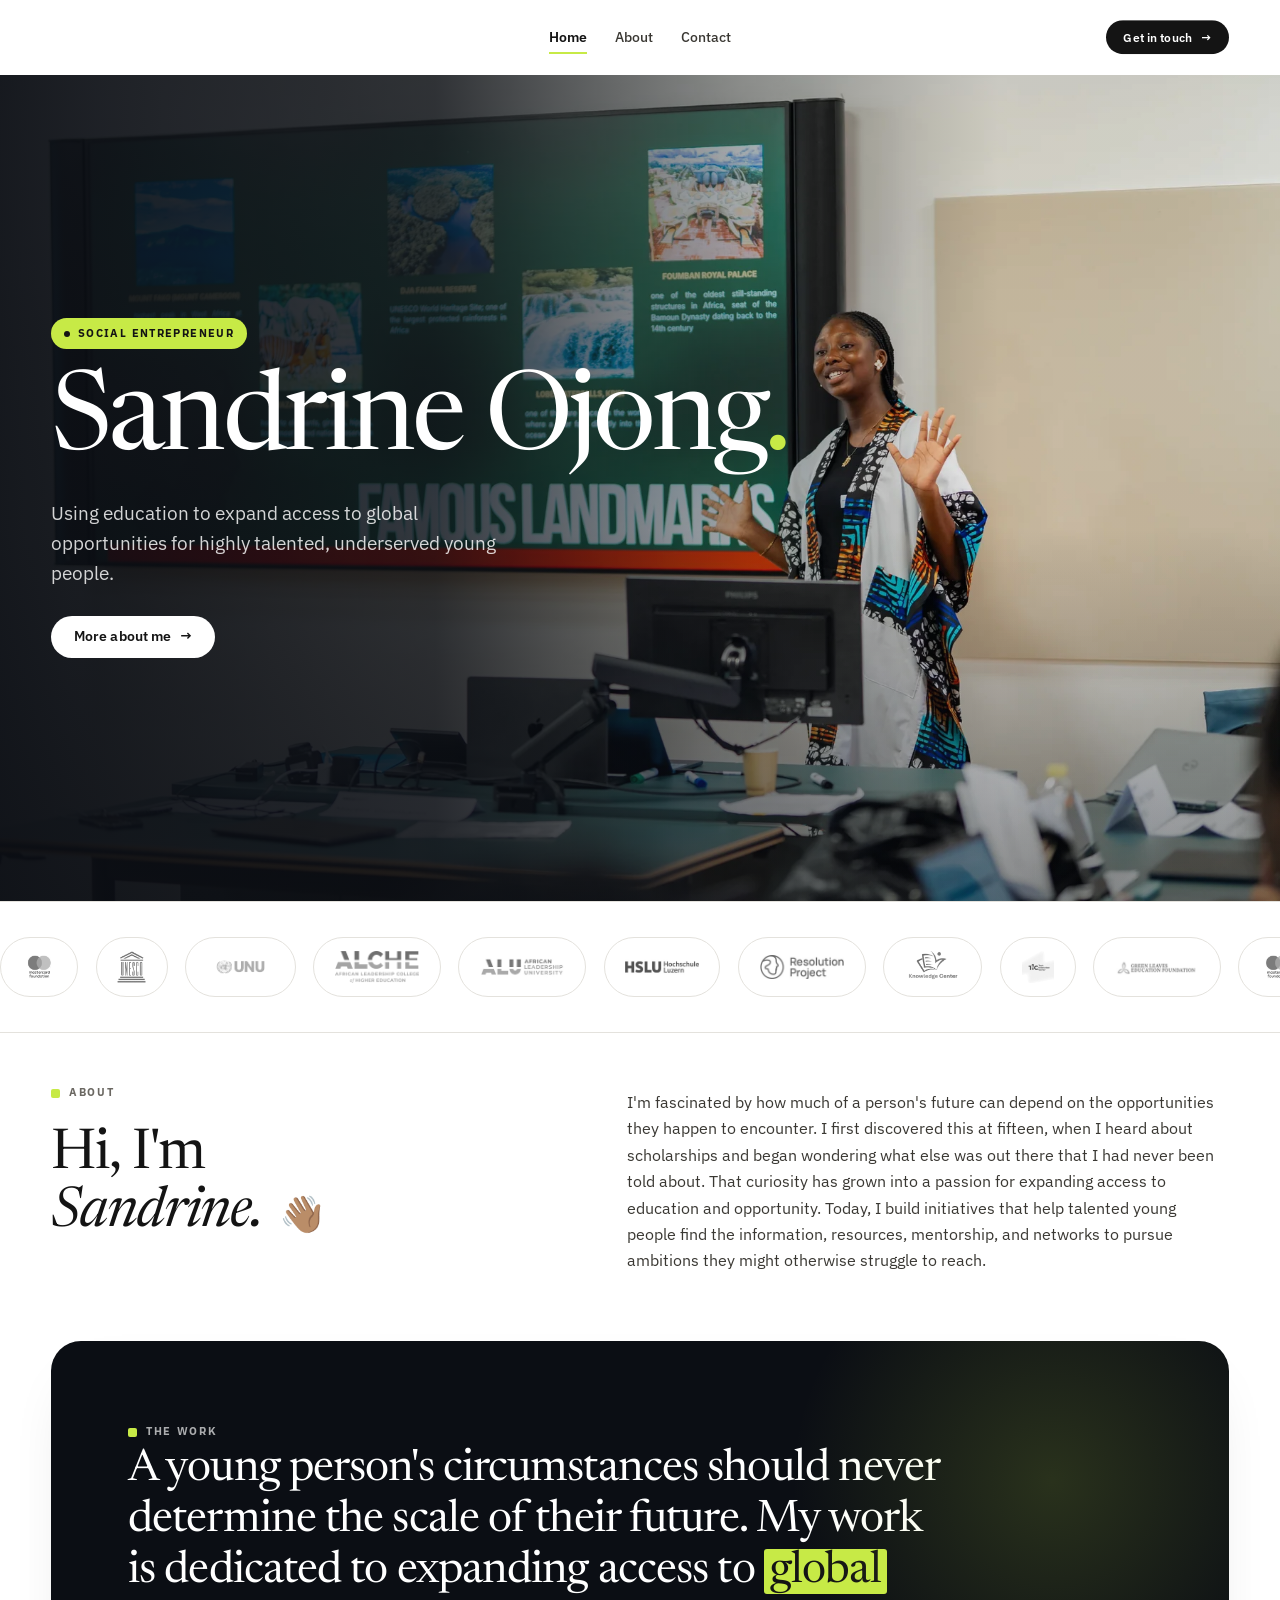
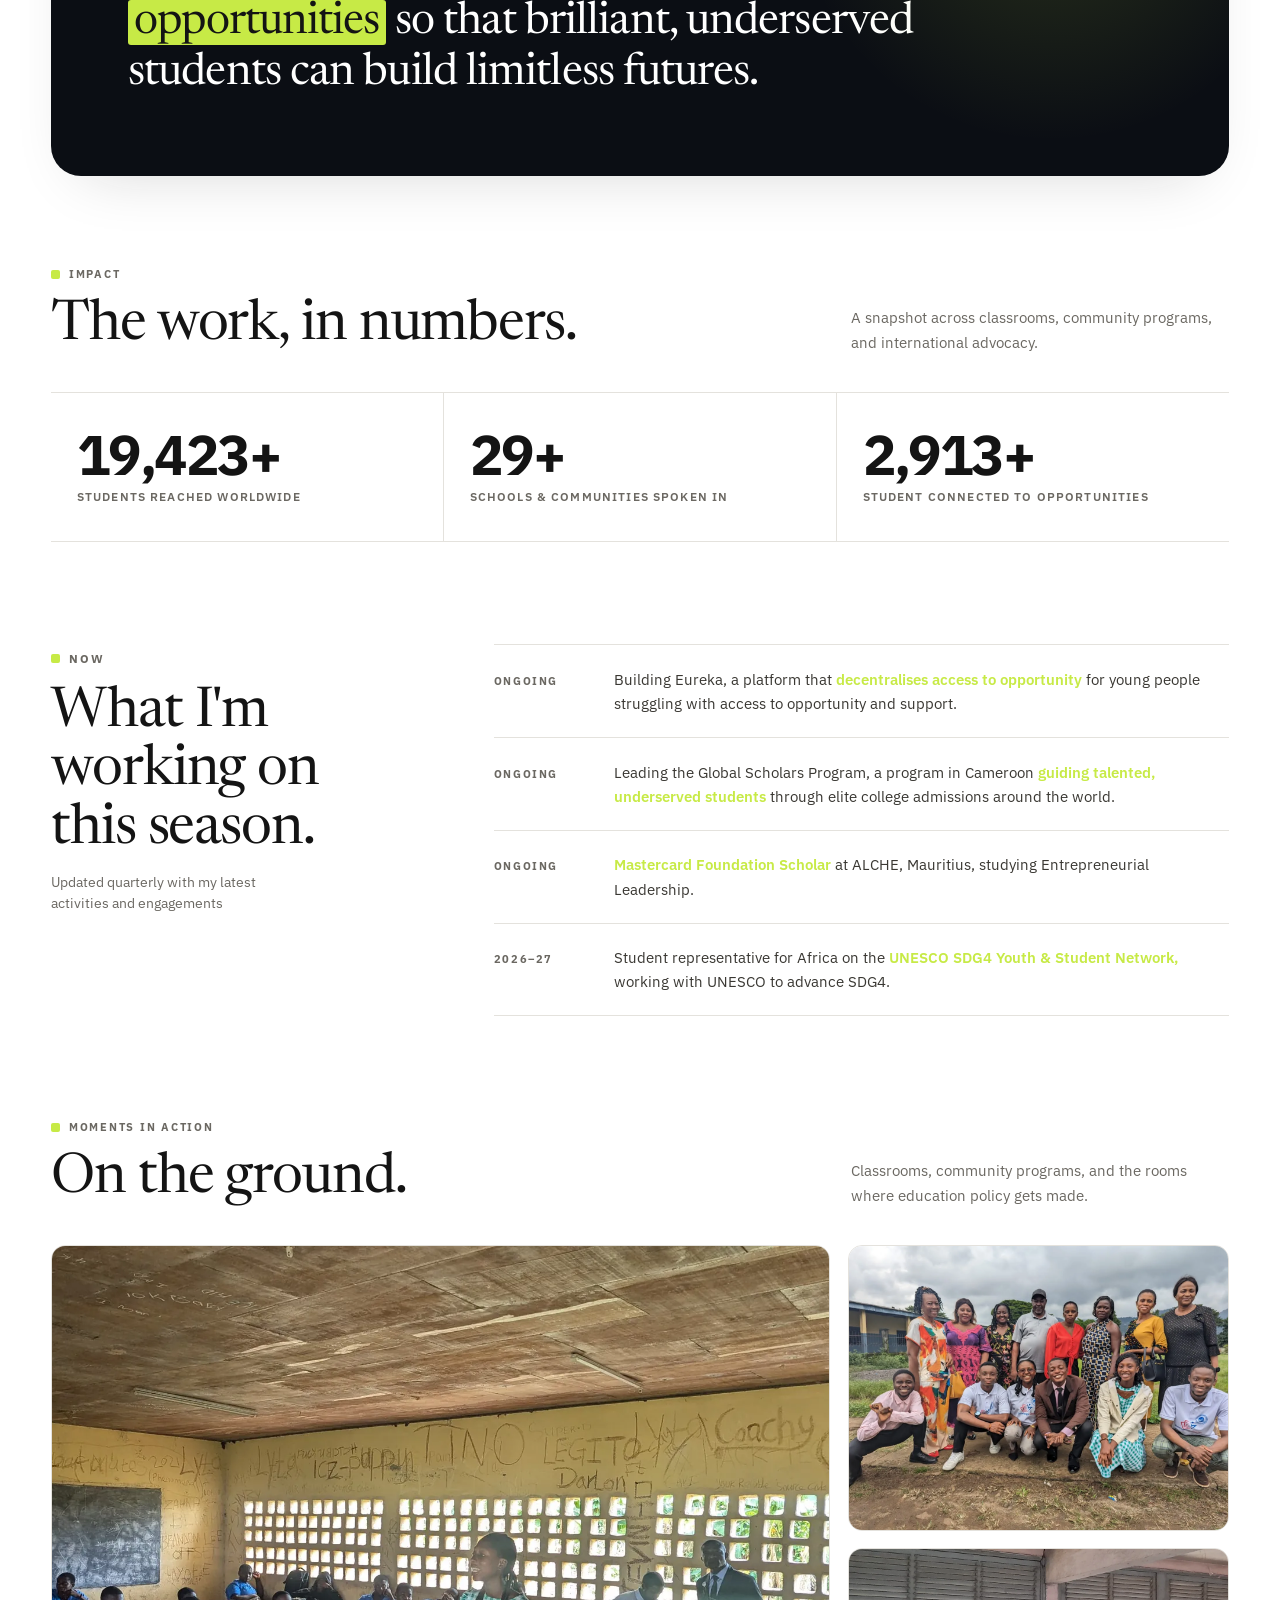
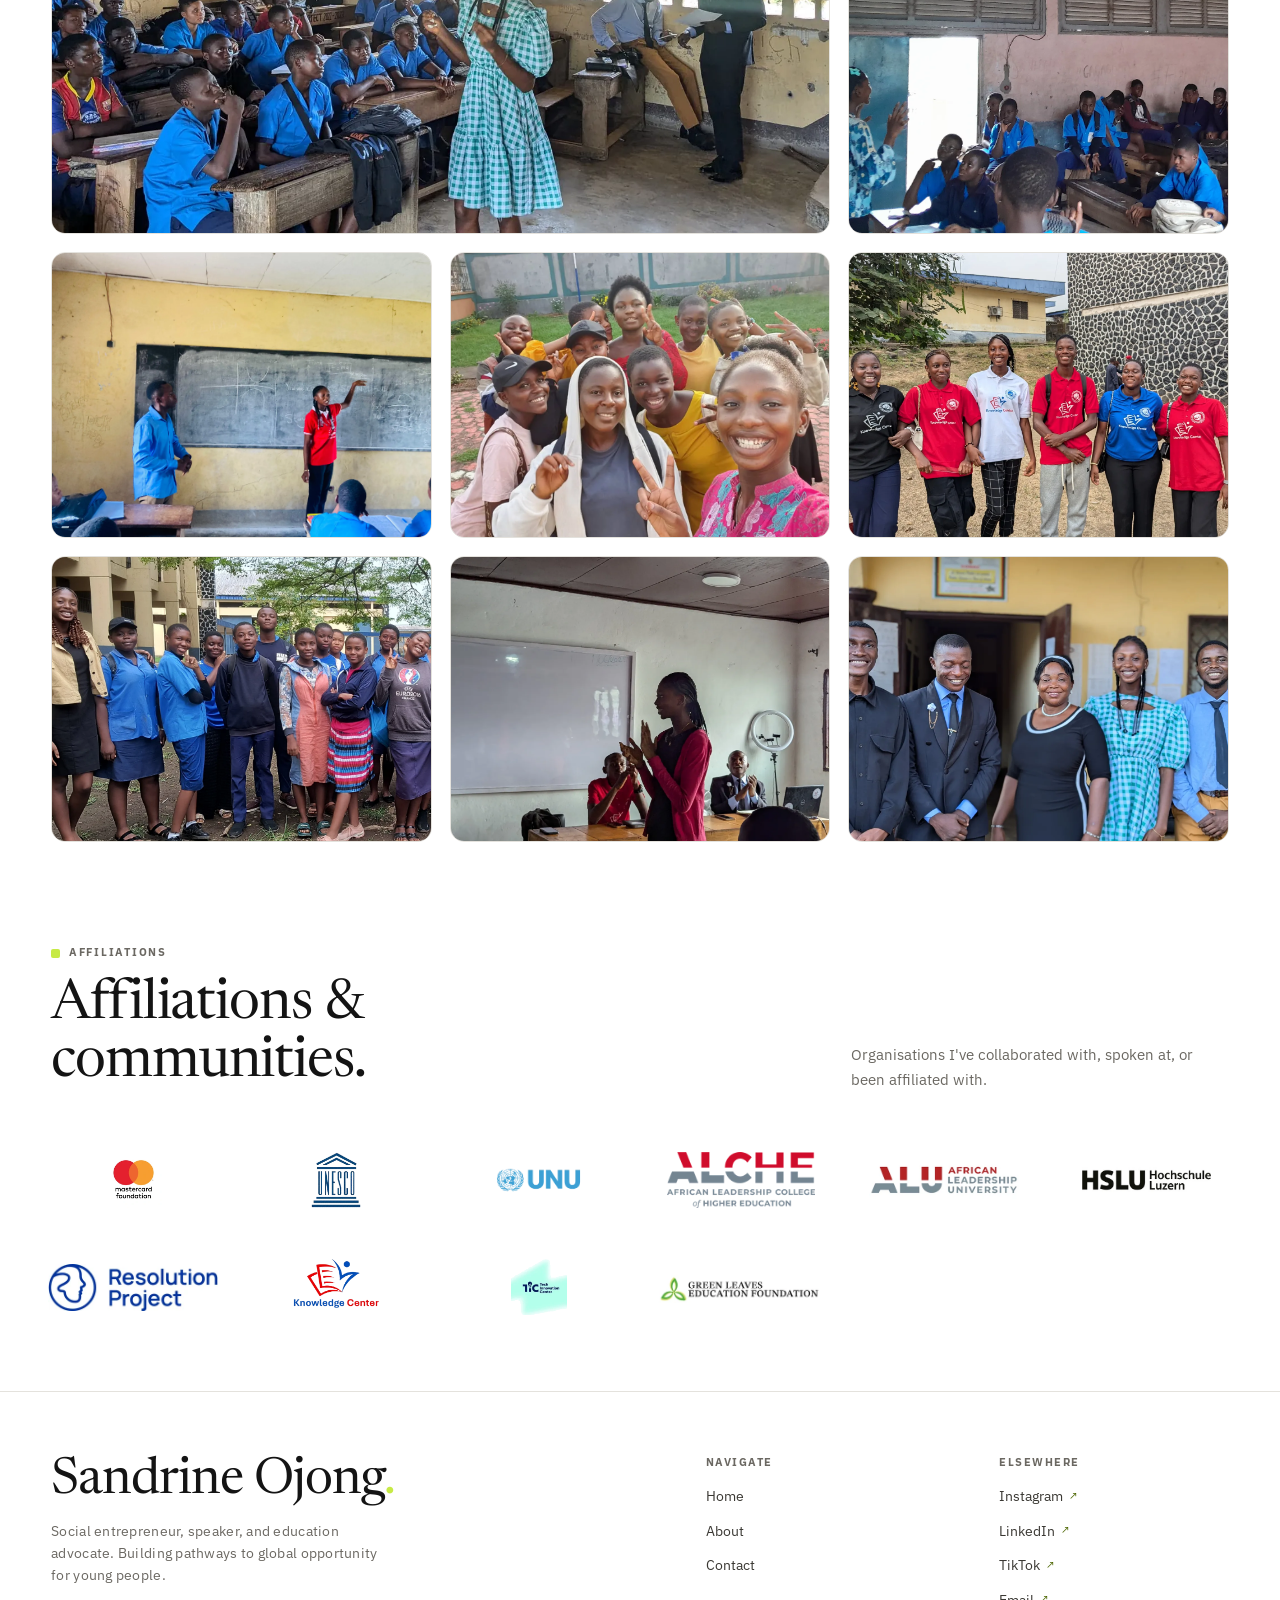
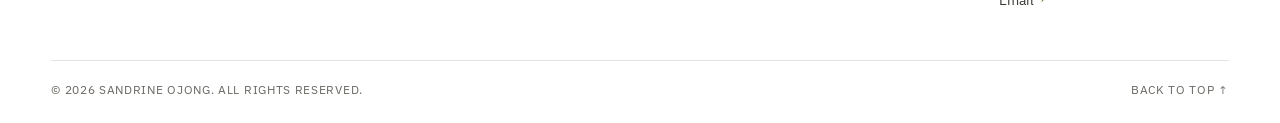
<file: index.html>
<!DOCTYPE html>
<html lang="en">
<head>
  <meta charset="utf-8">
  <meta name="viewport" content="width=device-width, initial-scale=1">
  <title>Sandrine Ojong — Education advocate & social entrepreneur</title>
  <meta name="description" content="Sandrine Ojong is a Cameroonian social entrepreneur, Mastercard Foundation Scholar, and education advocate building pathways to global opportunity for underserved young people.">
  <meta name="theme-color" content="#FFFFFF">
  <meta property="og:type" content="website">
  <meta property="og:title" content="Sandrine Ojong — Education advocate & social entrepreneur">
  <meta property="og:description" content="Using education to expand access to global opportunities for highly talented, underserved young people.">
  <meta property="og:image" content="assets/images/home/pxl_20240803_101109037.webp">
  <meta name="twitter:card" content="summary_large_image">
  <link rel="icon" href="assets/favicon.svg" type="image/svg+xml">
  <link rel="preconnect" href="https://fonts.googleapis.com">
  <link rel="preconnect" href="https://fonts.gstatic.com" crossorigin>
  <link href="https://fonts.googleapis.com/css2?family=IBM+Plex+Sans:wght@400;500;600;700&family=Newsreader:ital,opsz,wght@0,6..72,300..700;1,6..72,300..600&display=swap" rel="stylesheet">
  <link rel="stylesheet" href="assets/css/styles.css">
  <script src="assets/js/main.js" defer></script>
</head>
<body id="top">
  <header class="site-header">
    <div class="shell site-header__inner">
      <nav class="site-nav" aria-label="Primary">
        <a href="index.html" aria-current="page">Home</a>
        <a href="about.html">About</a>
        <a href="contact.html">Contact</a>
      </nav>
      <div class="site-header__actions">
        <a class="btn btn--ink btn--sm" href="contact.html">Get in touch <span class="arrow" aria-hidden="true">→</span></a>
        <button class="menu-toggle" type="button" data-menu-open aria-label="Open menu" aria-controls="menuDialog" aria-expanded="false">
          <span></span><span></span><span></span>
        </button>
      </div>
    </div>
  </header>

  <dialog class="menu-dialog" id="menuDialog" aria-label="Menu">
    <div class="menu-dialog__inner">
      <div class="menu-dialog__top">
        <a class="brand" href="index.html">Sandrine Ojong<span class="brand__mark" aria-hidden="true"></span></a>
        <button class="menu-dialog__close" type="button" data-menu-close aria-label="Close menu">✕</button>
      </div>
      <nav class="menu-nav" aria-label="Mobile">
        <a href="index.html">Home <span>01</span></a>
        <a href="about.html">About <span>02</span></a>
        <a href="contact.html">Contact <span>03</span></a>
      </nav>
      <div class="menu-dialog__foot">
        <a class="btn btn--ink" href="contact.html">Get in touch <span class="arrow" aria-hidden="true">→</span></a>
        <p class="menu-dialog__meta">sandrineojongayuktabong@gmail.com</p>
      </div>
    </div>
  </dialog>

  <main id="main">
    <!-- Hero -->
    <section class="hero">
      <div class="hero__panel">
        <div class="hero__media">
          <img src="assets/images/home/hero-dsc04795.webp" alt="Sandrine Ojong presenting at a community outreach session" fetchpriority="high">
        </div>
        <div class="hero__scrim" aria-hidden="true"></div>
        <div class="hero__content">
          <span class="hero__badge">Social entrepreneur</span>
          <h1>Sandrine Ojong<span class="dot">.</span></h1>
          <p class="hero__tagline">Using education to expand access to global opportunities for highly talented, underserved young people.</p>
          <div class="hero__ctas">
            <a class="btn btn--light" href="about.html">More about me <span class="arrow" aria-hidden="true">→</span></a>
          </div>
        </div>
      </div>
    </section>

    <!-- Logo strip -->
    <div class="logo-strip" aria-label="Partners and affiliations">
      <div class="logo-track">
        <div class="logo-group">
          <div class="logo-chip"><img src="assets/images/logos/mastercardfoundation_logo.webp" alt="" loading="lazy"></div>
          <div class="logo-chip"><img src="assets/images/logos/images.webp" alt="" loading="lazy"></div>
          <div class="logo-chip"><img src="assets/images/logos/unu_logo-290x139.webp" alt="" loading="lazy"></div>
          <div class="logo-chip"><img src="assets/images/logos/alche.webp" alt="" loading="lazy"></div>
          <div class="logo-chip"><img src="assets/images/logos/alu.webp" alt="" loading="lazy"></div>
          <div class="logo-chip"><img src="assets/images/logos/hslu-logo-de-schwarz-cmyk-progressiv.webp" alt="" loading="lazy"></div>
          <div class="logo-chip"><img src="assets/images/logos/images-png.webp" alt="" loading="lazy"></div>
          <div class="logo-chip"><img src="assets/images/logos/knowledge-center.webp" alt="" loading="lazy"></div>
          <div class="logo-chip"><img src="assets/images/logos/images-(3).webp" alt="" loading="lazy"></div>
          <div class="logo-chip"><img src="assets/images/logos/screenshot-2026-11-15-204355.webp" alt="" loading="lazy"></div>
        </div>
        <div class="logo-group" aria-hidden="true">
          <div class="logo-chip"><img src="assets/images/logos/mastercardfoundation_logo.webp" alt="" loading="lazy"></div>
          <div class="logo-chip"><img src="assets/images/logos/images.webp" alt="" loading="lazy"></div>
          <div class="logo-chip"><img src="assets/images/logos/unu_logo-290x139.webp" alt="" loading="lazy"></div>
          <div class="logo-chip"><img src="assets/images/logos/alche.webp" alt="" loading="lazy"></div>
          <div class="logo-chip"><img src="assets/images/logos/alu.webp" alt="" loading="lazy"></div>
          <div class="logo-chip"><img src="assets/images/logos/hslu-logo-de-schwarz-cmyk-progressiv.webp" alt="" loading="lazy"></div>
          <div class="logo-chip"><img src="assets/images/logos/images-png.webp" alt="" loading="lazy"></div>
          <div class="logo-chip"><img src="assets/images/logos/knowledge-center.webp" alt="" loading="lazy"></div>
          <div class="logo-chip"><img src="assets/images/logos/images-(3).webp" alt="" loading="lazy"></div>
          <div class="logo-chip"><img src="assets/images/logos/screenshot-2026-11-15-204355.webp" alt="" loading="lazy"></div>
        </div>
      </div>
    </div>

    <!-- About intro -->
    <section class="section" aria-labelledby="about-title">
      <div class="shell">
        <div class="about-intro">
          <div class="about-intro__left">
            <span class="eyebrow">About</span>
            <h2 id="about-title">Hi, I'm <span class="italic">Sandrine.</span> <span class="wave-hand" aria-hidden="true">👋🏽</span></h2>
          </div>
          <div class="about-intro__right">
            <p>I'm fascinated by how much of a person's future can depend on the opportunities they happen to encounter. I first discovered this at fifteen, when I heard about scholarships and began wondering what else was out there that I had never been told about. That curiosity has grown into a passion for expanding access to education and opportunity. Today, I build initiatives that help talented young people find the information, resources, mentorship, and networks to pursue ambitions they might otherwise struggle to reach.</p>
          </div>
        </div>
      </div>
    </section>

    <!-- Manifesto -->
    <section class="section section--tight" id="work" aria-labelledby="work-title">
      <div class="shell">
        <div class="manifesto" data-reveal>
          <div class="manifesto__inner">
            <span class="eyebrow eyebrow--light">The work</span>
            <p id="work-title">A young person's circumstances should never determine the scale of their future. My work is dedicated to expanding access to <span class="hl">global opportunities</span> so that brilliant, underserved students can build limitless futures.</p>
          </div>
        </div>
      </div>
    </section>

    <!-- Impact -->
    <section class="section" id="impact" aria-labelledby="impact-title">
      <div class="shell">
        <div class="section-head">
          <div class="section-head__text">
            <span class="eyebrow">Impact</span>
            <h2 id="impact-title">The work, in numbers.</h2>
          </div>
          <p class="section-head__aside">A snapshot across classrooms, community programs, and international advocacy.</p>
        </div>
        <div class="metrics">
          <div class="metric">
            <span class="metric__num" data-count="20000" data-suffix="+">20,000+</span>
            <span class="metric__label">Students reached worldwide</span>
          </div>
          <div class="metric">
            <span class="metric__num" data-count="30" data-suffix="+">30+</span>
            <span class="metric__label">Schools &amp; communities spoken in</span>
          </div>
          <div class="metric">
            <span class="metric__num" data-count="3000" data-suffix="+">3,000+</span>
            <span class="metric__label">Student connected to opportunities</span>
          </div>
        </div>
      </div>
    </section>

    <!-- Now -->
    <section class="section section--rule" id="now" aria-labelledby="now-title">
      <div class="shell">
        <div class="now">
          <div class="now__header">
            <div class="now__eyebrow"><span class="now__mark" aria-hidden="true"></span> NOW</div>
            <h2 id="now-title" class="now__title">What I'm working on this season.</h2>
            <p class="now__sub">Updated quarterly with my latest activities and engagements</p>
          </div>
          <div class="now__list">
            <article class="now__item">
              <span class="now__status">ONGOING</span>
              <p class="now__desc">Building Eureka, a platform that <strong>decentralises access to opportunity</strong> for young people struggling with access to opportunity and support.</p>
            </article>
            <article class="now__item">
              <span class="now__status">ONGOING</span>
              <p class="now__desc">Leading the Global Scholars Program, a program in Cameroon <strong>guiding talented, underserved students</strong> through elite college admissions around the world.</p>
            </article>
            <article class="now__item">
              <span class="now__status">ONGOING</span>
              <p class="now__desc"><strong>Mastercard Foundation Scholar</strong> at ALCHE, Mauritius, studying Entrepreneurial Leadership.</p>
            </article>
            <article class="now__item">
              <span class="now__status">2026–27</span>
              <p class="now__desc">Student representative for Africa on the <strong>UNESCO SDG4 Youth &amp; Student Network,</strong> working with UNESCO to advance SDG4.</p>
            </article>
          </div>
        </div>
      </div>
    </section>

    <!-- Moments -->
    <section class="section section--rule" id="moments" aria-labelledby="moments-title">
      <div class="shell">
        <div class="section-head">
          <div class="section-head__text">
            <span class="eyebrow">Moments in action</span>
            <h2 id="moments-title">On the ground.</h2>
          </div>
          <p class="section-head__aside">Classrooms, community programs, and the rooms where education policy gets made.</p>
        </div>

        <div class="gallery" data-gallery style="margin-top: 1.6rem;">
          <figure class="gallery__item gallery__item--feature" data-gallery-item data-cat="classrooms" data-cat-label="classrooms · Cameroon" data-title="talking about a national STEM competition" data-full="assets/images/home/img-20241128-wa0067.webp" tabindex="0" role="button" aria-label="Open image: talking about a national STEM competition">
            <img src="assets/images/home/img-20241128-wa0067.webp" alt="sandrine talking about a national STEM competition during a school visit" loading="lazy">
            <figcaption class="gallery__caption"><strong>talking about a national STEM competition</strong><span>classrooms · Cameroon</span></figcaption>
          </figure>
          <figure class="gallery__item" data-gallery-item data-cat="community" data-cat-label="community · Cameroon" data-title="talk with parents" data-full="assets/images/home/img-20240803-wa0049.webp" tabindex="0" role="button" aria-label="Open image: talk with parents">
            <img src="assets/images/home/img-20240803-wa0049.webp" alt="sandrine in a parents workshop" loading="lazy">
            <figcaption class="gallery__caption"><strong>talk with parents</strong><span>community · Cameroon</span></figcaption>
          </figure>
          <figure class="gallery__item" data-gallery-item data-cat="community" data-cat-label="Community" data-title="sharing opportunities" data-full="assets/images/home/home-20250122.webp" tabindex="0" role="button" aria-label="Open image: sharing opportunities">
            <img src="assets/images/home/home-20250122.webp" alt="sandrine sharing opportunities" loading="lazy">
            <figcaption class="gallery__caption"><strong>sharing opportunities</strong><span>Community</span></figcaption>
          </figure>
          <figure class="gallery__item" data-gallery-item data-cat="classrooms" data-cat-label="classrooms · Cameroon" data-title="school visit" data-full="assets/images/home/img-20241120-wa0021.webp" tabindex="0" role="button" aria-label="Open image: school visit">
            <img src="assets/images/home/img-20241120-wa0021.webp" alt="sandrine during a school visit in Cameroon" loading="lazy">
            <figcaption class="gallery__caption"><strong>school visit</strong><span>classrooms · Cameroon</span></figcaption>
          </figure>
          <figure class="gallery__item" data-gallery-item data-cat="classrooms" data-cat-label="classrooms · Cameroon" data-title="skills building workshop" data-full="assets/images/home/img-20250315-wa1166.webp" tabindex="0" role="button" aria-label="Open image: skills building workshop">
            <img src="assets/images/home/img-20250315-wa1166.webp" alt="skills building workshop with students" loading="lazy">
            <figcaption class="gallery__caption"><strong>skills building workshop</strong><span>classrooms · Cameroon</span></figcaption>
          </figure>
          <figure class="gallery__item" data-gallery-item data-cat="community" data-cat-label="community · Cameroon" data-title="STEM exam facilitation" data-full="assets/images/home/img-20250520-wa0004.webp" tabindex="0" role="button" aria-label="Open image: STEM exam facilitation">
            <img src="assets/images/home/img-20250520-wa0004.webp" alt="STEM exam facilitation at a school in Cameroon" loading="lazy">
            <figcaption class="gallery__caption"><strong>STEM exam facilitation</strong><span>community · Cameroon</span></figcaption>
          </figure>
          <figure class="gallery__item" data-gallery-item data-cat="community" data-cat-label="community · Cameroon" data-title="school tech club" data-full="assets/images/home/home-school-tech-club.webp" tabindex="0" role="button" aria-label="Open image: school tech club">
            <img src="assets/images/home/home-school-tech-club.webp" alt="sandrine at a school tech club she created" loading="lazy" style="object-position: 20% center;">
            <figcaption class="gallery__caption"><strong>school tech club</strong><span>community · Cameroon</span></figcaption>
          </figure>
          <figure class="gallery__item" data-gallery-item data-cat="community" data-cat-label="community" data-title="college orientation workshop" data-full="assets/images/home/pxl_20250621_122134770.portrait.webp" tabindex="0" role="button" aria-label="Open image: college orientation workshop">
            <img src="assets/images/home/pxl_20250621_122134770.portrait.webp" alt="college orientation workshop" loading="lazy">
            <figcaption class="gallery__caption"><strong>college orientation workshop</strong><span>community</span></figcaption>
          </figure>
          <figure class="gallery__item" data-gallery-item data-cat="community" data-cat-label="community · Cameroon" data-title="meeting school principals" data-full="assets/images/home/img-20241128-wa0081.webp" tabindex="0" role="button" aria-label="Open image: meeting school principals">
            <img src="assets/images/home/img-20241128-wa0081.webp" alt="meeting school principals" loading="lazy">
            <figcaption class="gallery__caption"><strong>meeting school principals</strong><span>community · Cameroon</span></figcaption>
          </figure>
        </div>
      </div>
    </section>

    <!-- Affiliations -->
    <section class="section section--rule" id="affiliations" aria-labelledby="affiliations-title">
      <div class="shell">
        <div class="section-head">
          <div class="section-head__text">
            <span class="eyebrow">Affiliations</span>
            <h2 id="affiliations-title">Affiliations &amp; communities.</h2>
          </div>
          <p class="section-head__aside">Organisations I've collaborated with, spoken at, or been affiliated with.</p>
        </div>

        <div class="logo-wall">
          <img src="assets/images/logos/mastercardfoundation_logo.webp" alt="Mastercard Foundation" loading="lazy">
          <img src="assets/images/logos/images.webp" alt="UNESCO" loading="lazy">
          <img src="assets/images/logos/unu_logo-290x139.webp" alt="United Nations University" loading="lazy">
          <img src="assets/images/logos/alche.webp" alt="ALCHE" loading="lazy">
          <img src="assets/images/logos/alu.webp" alt="African Leadership University" loading="lazy">
          <img src="assets/images/logos/hslu-logo-de-schwarz-cmyk-progressiv.webp" alt="HSLU" loading="lazy">
          <img src="assets/images/logos/images-png.webp" alt="Resolution Project" loading="lazy">
          <img src="assets/images/logos/knowledge-center.webp" alt="Knowledge Center" loading="lazy">
          <img src="assets/images/logos/images-(3).webp" alt="TIC Foundation" loading="lazy">
          <img src="assets/images/logos/screenshot-2026-11-15-204355.webp" alt="Green Leaves Education Foundation" loading="lazy">
        </div>
      </div>
    </section>
  </main>

  <footer class="site-footer">
    <div class="shell">
      <div class="footer-grid">
        <div class="footer-brand">
          <h2>Sandrine Ojong<span class="dot">.</span></h2>
          <p>Social entrepreneur, speaker, and education advocate. Building pathways to global opportunity for young people.</p>
        </div>
        <div class="footer-col">
          <h3>Navigate</h3>
          <ul>
            <li><a href="index.html">Home</a></li>
            <li><a href="about.html">About</a></li>
            <li><a href="contact.html">Contact</a></li>
          </ul>
        </div>
        <div class="footer-col">
          <h3>Elsewhere</h3>
          <ul>
            <li><a href="https://www.instagram.com/sandrine_ojong/" target="_blank" rel="noopener noreferrer">Instagram <span class="ext" aria-hidden="true">↗</span></a></li>
            <li><a href="https://www.linkedin.com/in/sandrine-ojong-369b96265/" target="_blank" rel="noopener noreferrer">LinkedIn <span class="ext" aria-hidden="true">↗</span></a></li>
            <li><a href="https://www.tiktok.com/@sandrineojong" target="_blank" rel="noopener noreferrer">TikTok <span class="ext" aria-hidden="true">↗</span></a></li>
            <li><a href="mailto:sandrineojongayuktabong@gmail.com">Email <span class="ext" aria-hidden="true">↗</span></a></li>
          </ul>
        </div>
      </div>
      <div class="footer-bottom">
        <span>© <span data-year>2026</span> Sandrine Ojong. All rights reserved.</span>
        <a href="#top">Back to top ↑</a>
      </div>
    </div>
  </footer>

  <dialog class="lightbox" id="lightbox" aria-label="Image viewer">
    <figure class="lightbox__figure">
      <img class="lightbox__img" data-lightbox-img alt="">
      <figcaption class="lightbox__bar">
        <span class="lightbox__caption">
          <strong data-lightbox-title></strong>
          <span data-lightbox-cat></span>
        </span>
        <span class="lightbox__controls">
          <button class="lightbox__btn" type="button" data-lightbox-prev aria-label="Previous image">←</button>
          <button class="lightbox__btn" type="button" data-lightbox-next aria-label="Next image">→</button>
          <button class="lightbox__btn lightbox__btn--close" type="button" data-lightbox-close aria-label="Close viewer">✕</button>
        </span>
      </figcaption>
    </figure>
  </dialog>
</body>
</html>
</file>
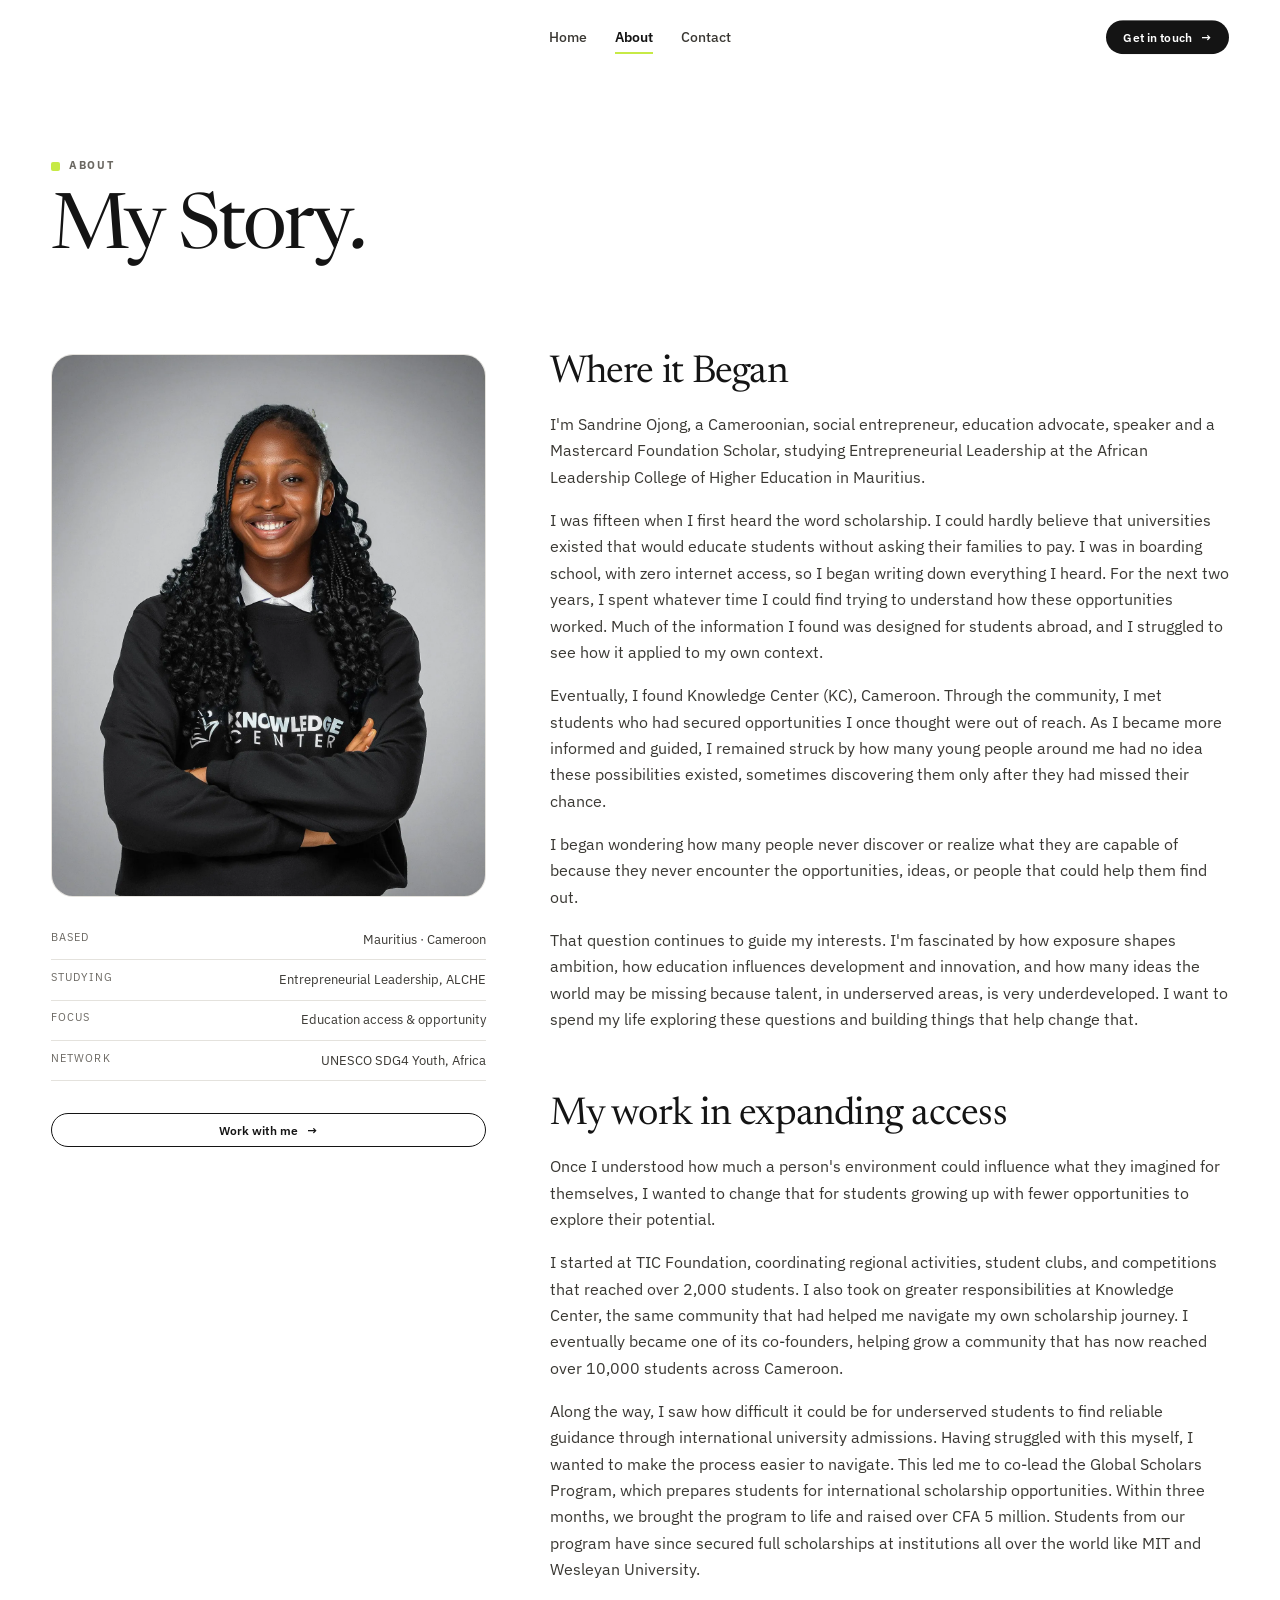
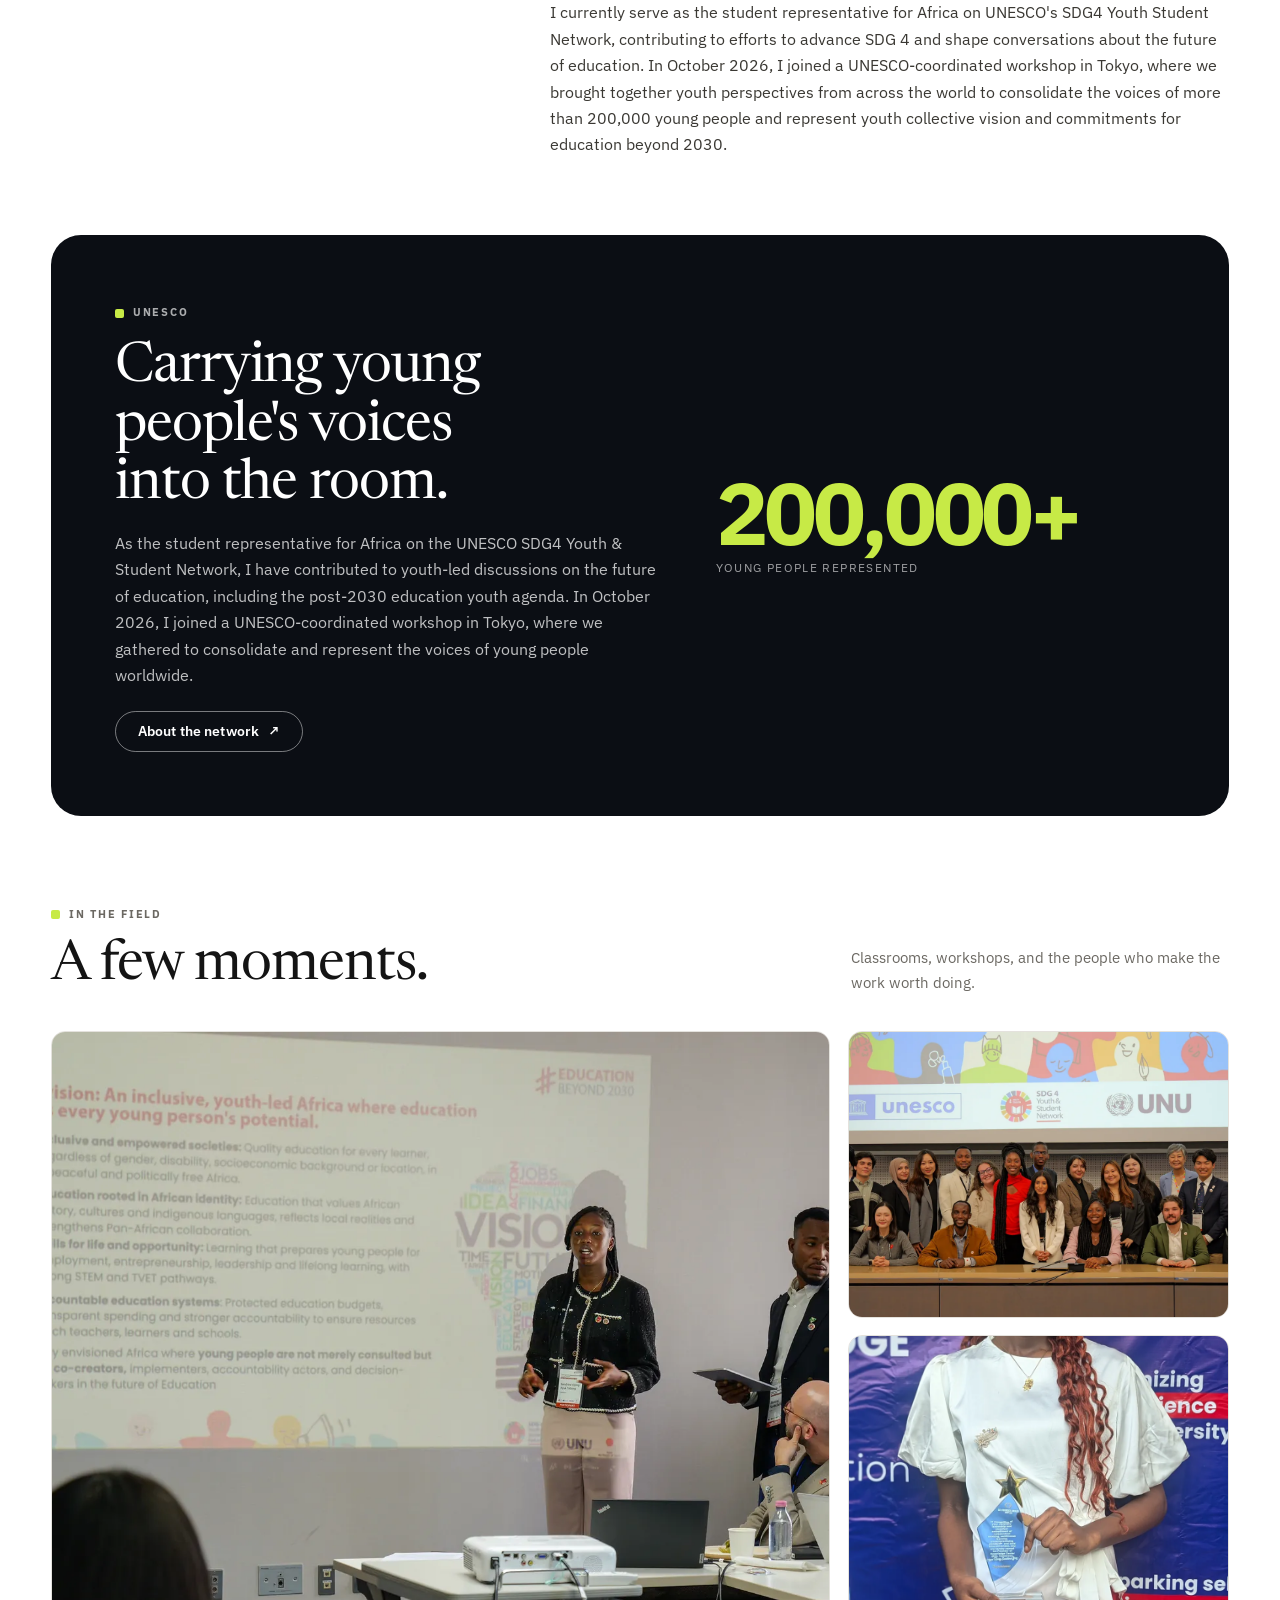
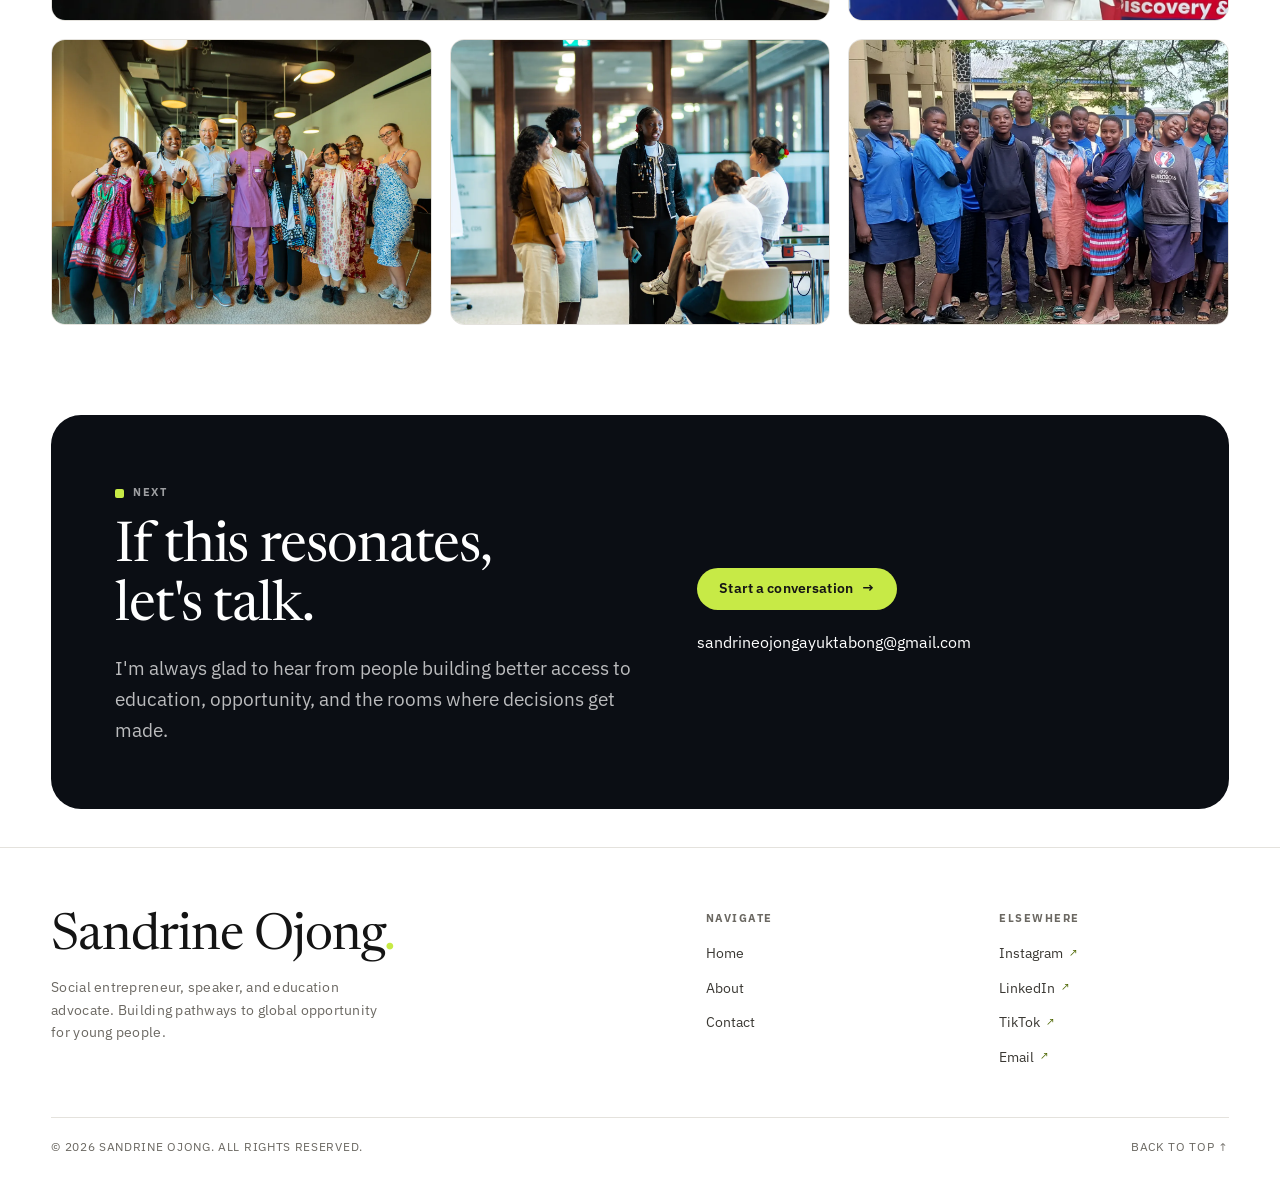
<file: about.html>
<!DOCTYPE html>
<html lang="en">
<head>
  <meta charset="utf-8">
  <meta name="viewport" content="width=device-width, initial-scale=1">
  <title>About — Sandrine Ojong</title>
  <meta name="description" content="The story behind Sandrine Ojong's work in education access: from a boarding-school notebook to classrooms, community programs, and the UNESCO SDG4 Youth & Student Network.">
  <meta name="theme-color" content="#FFFFFF">
  <meta property="og:type" content="article">
  <meta property="og:title" content="About — Sandrine Ojong">
  <meta property="og:description" content="A Mastercard Foundation Scholar, social entrepreneur, and education advocate from Cameroon.">
  <meta property="og:image" content="assets/images/about/main.webp">
  <link rel="icon" href="assets/favicon.svg" type="image/svg+xml">
  <link rel="preconnect" href="https://fonts.googleapis.com">
  <link rel="preconnect" href="https://fonts.gstatic.com" crossorigin>
  <link href="https://fonts.googleapis.com/css2?family=IBM+Plex+Sans:wght@400;500;600;700&family=Newsreader:ital,opsz,wght@0,6..72,300..700;1,6..72,300..600&display=swap" rel="stylesheet">
  <link rel="stylesheet" href="assets/css/styles.css">
  <script src="assets/js/main.js" defer></script>
</head>
<body id="top">
  <header class="site-header">
    <div class="shell site-header__inner">
      <nav class="site-nav" aria-label="Primary">
        <a href="index.html">Home</a>
        <a href="about.html" aria-current="page">About</a>
        <a href="contact.html">Contact</a>
      </nav>
      <div class="site-header__actions">
        <a class="btn btn--ink btn--sm" href="contact.html">Get in touch <span class="arrow" aria-hidden="true">→</span></a>
        <button class="menu-toggle" type="button" data-menu-open aria-label="Open menu" aria-controls="menuDialog" aria-expanded="false">
          <span></span><span></span><span></span>
        </button>
      </div>
    </div>
  </header>

  <dialog class="menu-dialog" id="menuDialog" aria-label="Menu">
    <div class="menu-dialog__inner">
      <div class="menu-dialog__top">
        <a class="brand" href="index.html">Sandrine Ojong<span class="brand__mark" aria-hidden="true"></span></a>
        <button class="menu-dialog__close" type="button" data-menu-close aria-label="Close menu">✕</button>
      </div>
      <nav class="menu-nav" aria-label="Mobile">
        <a href="index.html">Home <span>01</span></a>
        <a href="about.html">About <span>02</span></a>
        <a href="contact.html">Contact <span>03</span></a>
      </nav>
      <div class="menu-dialog__foot">
        <a class="btn btn--ink" href="contact.html">Get in touch <span class="arrow" aria-hidden="true">→</span></a>
        <p class="menu-dialog__meta">sandrineojongayuktabong@gmail.com</p>
      </div>
    </div>
  </dialog>

  <main id="main">
    <section class="page-hero">
      <div class="shell">
        <div>
          <span class="eyebrow">About</span>
          <h1 style="margin-top: 1rem;">My Story<span class="serif italic">.</span></h1>
        </div>
      </div>
    </section>

    <section class="section section--tight">
      <div class="shell">
        <div class="story-grid">
          <aside class="story-aside">
            <figure class="story-aside__portrait">
              <img src="assets/images/about/main.webp" alt="Portrait of Sandrine Ojong" loading="lazy">
            </figure>
            <dl class="story-aside__meta">
              <div><dt>Based</dt><dd>Mauritius · Cameroon</dd></div>
              <div><dt>Studying</dt><dd>Entrepreneurial Leadership, ALCHE</dd></div>
              <div><dt>Focus</dt><dd>Education access &amp; opportunity</dd></div>
              <div><dt>Network</dt><dd>UNESCO SDG4 Youth, Africa</dd></div>
            </dl>
            <a class="btn btn--ghost btn--sm" href="contact.html">Work with me <span class="arrow" aria-hidden="true">→</span></a>
          </aside>

          <div class="prose">
            <h2>Where it Began</h2>
            <p class="story-lead">I'm Sandrine Ojong, a Cameroonian, social entrepreneur, education advocate, speaker and a Mastercard Foundation Scholar, studying Entrepreneurial Leadership at the African Leadership College of Higher Education in Mauritius.</p>
            <p>I was fifteen when I first heard the word scholarship. I could hardly believe that universities existed that would educate students without asking their families to pay. I was in boarding school, with zero internet access, so I began writing down everything I heard. For the next two years, I spent whatever time I could find trying to understand how these opportunities worked. Much of the information I found was designed for students abroad, and I struggled to see how it applied to my own context.</p>
            <p>Eventually, I found Knowledge Center (KC), Cameroon. Through the community, I met students who had secured opportunities I once thought were out of reach. As I became more informed and guided, I remained struck by how many young people around me had no idea these possibilities existed, sometimes discovering them only after they had missed their chance.</p>
            <p>I began wondering how many people never discover or realize what they are capable of because they never encounter the opportunities, ideas, or people that could help them find out.</p>
            <p>That question continues to guide my interests. I'm fascinated by how exposure shapes ambition, how education influences development and innovation, and how many ideas the world may be missing because talent, in underserved areas, is very underdeveloped. I want to spend my life exploring these questions and building things that help change that.</p>

            <h2 id="work">My work in expanding access</h2>
            <p>Once I understood how much a person's environment could influence what they imagined for themselves, I wanted to change that for students growing up with fewer opportunities to explore their potential.</p>
            <p>I started at TIC Foundation, coordinating regional activities, student clubs, and competitions that reached over 2,000 students. I also took on greater responsibilities at Knowledge Center, the same community that had helped me navigate my own scholarship journey. I eventually became one of its co-founders, helping grow a community that has now reached over 10,000 students across Cameroon.</p>
            <p>Along the way, I saw how difficult it could be for underserved students to find reliable guidance through international university admissions. Having struggled with this myself, I wanted to make the process easier to navigate. This led me to co-lead the Global Scholars Program, which prepares students for international scholarship opportunities. Within three months, we brought the program to life and raised over CFA 5 million. Students from our program have since secured full scholarships at institutions all over the world like MIT and Wesleyan University.</p>
            <p>I currently serve as the student representative for Africa on UNESCO's SDG4 Youth Student Network, contributing to efforts to advance SDG 4 and shape conversations about the future of education. In October 2026, I joined a UNESCO-coordinated workshop in Tokyo, where we brought together youth perspectives from across the world to consolidate the voices of more than 200,000 young people and represent youth collective vision and commitments for education beyond 2030.</p>
          </div>
        </div>
      </div>
    </section>


    <!-- UNESCO feature -->
    <section class="section section--tight">
      <div class="shell">
        <div class="unesco-panel" data-reveal>
          <div>
            <span class="eyebrow eyebrow--light">UNESCO</span>
            <h2 style="margin-top: .9rem;">Carrying young people's voices into the room.</h2>
            <p style="margin-top: 1rem;">As the student representative for Africa on the UNESCO SDG4 Youth &amp; Student Network, I have contributed to youth-led discussions on the future of education, including the post-2030 education youth agenda. In October 2026, I joined a UNESCO-coordinated workshop in Tokyo, where we gathered to consolidate and represent the voices of young people worldwide.</p>
            <a class="btn btn--on-dark" style="margin-top: 1.4rem;" href="https://www.unesco.org/sdg4education2030/en/sdg4-youth-network" target="_blank" rel="noopener noreferrer">About the network <span aria-hidden="true">↗</span></a>
          </div>
          <div class="stat">
            <strong>200,000+</strong>
            <span>Young people represented</span>
          </div>
        </div>
      </div>
    </section>


    <!-- Gallery -->
    <section class="section section--rule" aria-labelledby="gallery-title">
      <div class="shell">
        <div class="section-head">
          <div class="section-head__text">
            <span class="eyebrow">In the field</span>
            <h2 id="gallery-title">A few moments.</h2>
          </div>
          <p class="section-head__aside">Classrooms, workshops, and the people who make the work worth doing.</p>
        </div>
        <div class="gallery" data-gallery style="margin-top: 1.6rem;">
          <figure class="gallery__item gallery__item--feature" data-gallery-item data-cat="community" data-cat-label="Community · Cameroon" data-title="On the ground" data-full="assets/images/about/day1-presentation.webp" tabindex="0" role="button" aria-label="Open image: On the ground">
            <img src="assets/images/about/day1-presentation.webp" alt="Sandrine presenting at a community session" loading="lazy">
            <figcaption class="gallery__caption"><strong>On the ground</strong><span>Community · Cameroon</span></figcaption>
          </figure>
          <figure class="gallery__item" data-gallery-item data-cat="unesco" data-cat-label="UNESCO · Tokyo" data-title="UNESCO workshop, Tokyo" data-full="assets/images/about/unesco-workshop-group-participants.webp" tabindex="0" role="button" aria-label="Open image: UNESCO workshop, Tokyo">
            <img src="assets/images/about/unesco-workshop-group-participants.webp" alt="Participants at the UNESCO workshop in Tokyo" loading="lazy">
            <figcaption class="gallery__caption"><strong>UNESCO workshop, Tokyo</strong><span>UNESCO · Tokyo</span></figcaption>
          </figure>
          <figure class="gallery__item" data-gallery-item data-cat="portrait" data-cat-label="Portrait" data-title="A portrait" data-full="assets/images/about/pxl_20250830_165418765.portrait.webp" tabindex="0" role="button" aria-label="Open image: A portrait">
            <img src="assets/images/about/pxl_20250830_165418765.portrait.webp" alt="Portrait of Sandrine Ojong" loading="lazy">
            <figcaption class="gallery__caption"><strong>A portrait</strong><span>Portrait</span></figcaption>
          </figure>
          <figure class="gallery__item" data-gallery-item data-cat="community" data-cat-label="Community · Cameroon" data-title="With students" data-full="assets/images/about/dsc04901.webp" tabindex="0" role="button" aria-label="Open image: With students">
            <img src="assets/images/about/dsc04901.webp" alt="Sandrine with students" loading="lazy">
            <figcaption class="gallery__caption"><strong>With students</strong><span>Community · Cameroon</span></figcaption>
          </figure>
          <figure class="gallery__item" data-gallery-item data-cat="community" data-cat-label="Community · Cameroon" data-title="A moment in the field" data-full="assets/images/about/dsc06026.webp" tabindex="0" role="button" aria-label="Open image: A moment in the field">
            <img src="assets/images/about/dsc06026.webp" alt="Sandrine in the field" loading="lazy">
            <figcaption class="gallery__caption"><strong>A moment in the field</strong><span>Community · Cameroon</span></figcaption>
          </figure>
          <figure class="gallery__item" data-gallery-item data-cat="community" data-cat-label="Community · Cameroon" data-title="School tech club" data-full="assets/images/about/tech-club.webp" tabindex="0" role="button" aria-label="Open image: School tech club">
            <img src="assets/images/about/tech-club.webp" alt="Sandrine at a school tech club she created" loading="lazy">
            <figcaption class="gallery__caption"><strong>School tech club</strong><span>Community · Cameroon</span></figcaption>
          </figure>
        </div>
      </div>
    </section>


    <!-- CTA -->
    <section class="section section--tight">
      <div class="shell">
        <div class="contact-band">
          <div class="contact-band__inner">
            <div>
              <span class="eyebrow eyebrow--light">Next</span>
              <h2 style="margin-top: .9rem;">If this resonates, let's talk.</h2>
              <p class="lead" style="margin-top: 1rem;">I'm always glad to hear from people building better access to education, opportunity, and the rooms where decisions get made.</p>
            </div>
            <div class="contact-band__aside" style="justify-content: center; align-self: center;">
              <a class="btn btn--lime" href="contact.html">Start a conversation <span class="arrow" aria-hidden="true">→</span></a>
              <a class="contact-band__email" href="mailto:sandrineojongayuktabong@gmail.com">sandrineojongayuktabong@gmail.com</a>
            </div>
          </div>
        </div>
      </div>
    </section>
  </main>

  <footer class="site-footer">
    <div class="shell">
      <div class="footer-grid">
        <div class="footer-brand">
          <h2>Sandrine Ojong<span class="dot">.</span></h2>
          <p>Social entrepreneur, speaker, and education advocate. Building pathways to global opportunity for young people.</p>
        </div>
        <div class="footer-col">
          <h3>Navigate</h3>
          <ul>
            <li><a href="index.html">Home</a></li>
            <li><a href="about.html">About</a></li>
            <li><a href="contact.html">Contact</a></li>
          </ul>
        </div>
        <div class="footer-col">
          <h3>Elsewhere</h3>
          <ul>
            <li><a href="https://www.instagram.com/sandrine_ojong/" target="_blank" rel="noopener noreferrer">Instagram <span class="ext" aria-hidden="true">↗</span></a></li>
            <li><a href="https://www.linkedin.com/in/sandrine-ojong-369b96265/" target="_blank" rel="noopener noreferrer">LinkedIn <span class="ext" aria-hidden="true">↗</span></a></li>
            <li><a href="https://www.tiktok.com/@sandrineojong" target="_blank" rel="noopener noreferrer">TikTok <span class="ext" aria-hidden="true">↗</span></a></li>
            <li><a href="mailto:sandrineojongayuktabong@gmail.com">Email <span class="ext" aria-hidden="true">↗</span></a></li>
          </ul>
        </div>
      </div>
      <div class="footer-bottom">
        <span>© <span data-year>2026</span> Sandrine Ojong. All rights reserved.</span>
        <a href="#top">Back to top ↑</a>
      </div>
    </div>
  </footer>

  <dialog class="lightbox" id="lightbox" aria-label="Image viewer">
    <figure class="lightbox__figure">
      <img class="lightbox__img" data-lightbox-img alt="">
      <figcaption class="lightbox__bar">
        <span class="lightbox__caption">
          <strong data-lightbox-title></strong>
          <span data-lightbox-cat></span>
        </span>
        <span class="lightbox__controls">
          <button class="lightbox__btn" type="button" data-lightbox-prev aria-label="Previous image">←</button>
          <button class="lightbox__btn" type="button" data-lightbox-next aria-label="Next image">→</button>
          <button class="lightbox__btn lightbox__btn--close" type="button" data-lightbox-close aria-label="Close viewer">✕</button>
        </span>
      </figcaption>
    </figure>
  </dialog>
</body>
</html>
</file>
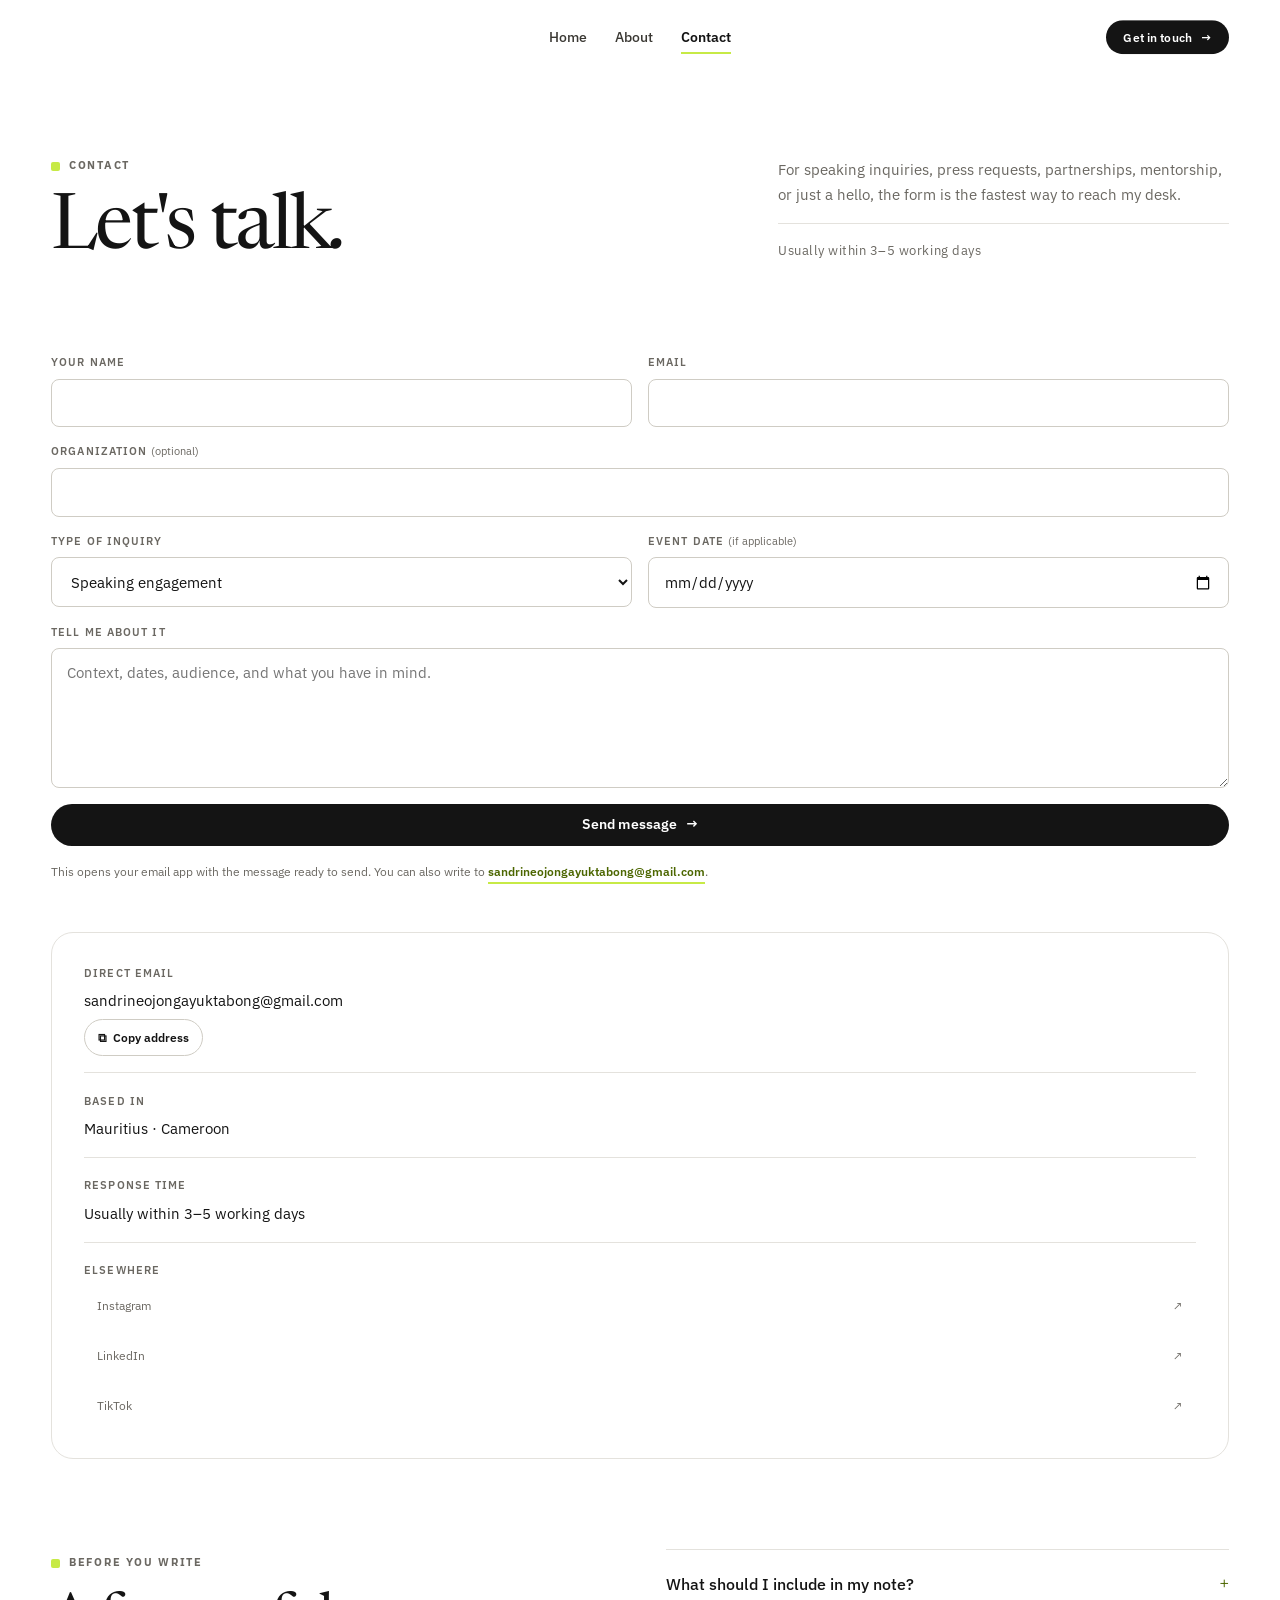
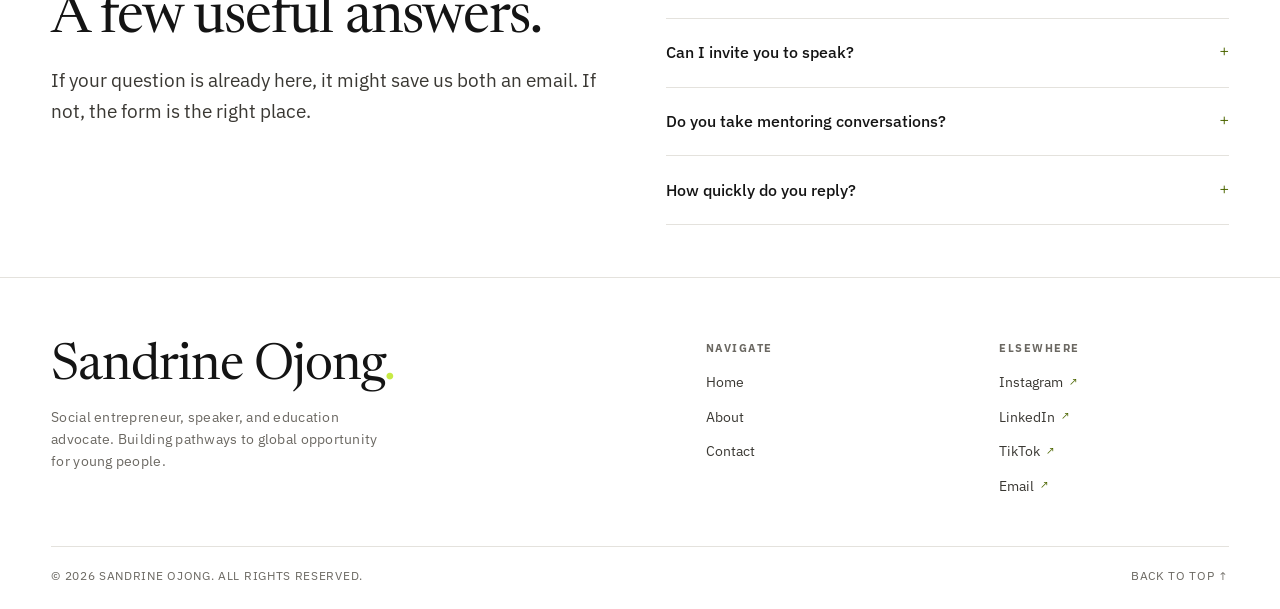
<file: contact.html>
<!DOCTYPE html>
<html lang="en">
<head>
  <meta charset="utf-8">
  <meta name="viewport" content="width=device-width, initial-scale=1">
  <title>Contact — Sandrine Ojong</title>
  <meta name="description" content="Get in touch with Sandrine Ojong for speaking, partnerships, press, mentorship, or a conversation about education and opportunity.">
  <meta name="theme-color" content="#FFFFFF">
  <meta property="og:type" content="website">
  <meta property="og:title" content="Contact — Sandrine Ojong">
  <meta property="og:description" content="For speaking, partnerships, press, or a conversation about education and opportunity.">
  <meta property="og:image" content="assets/images/home/img_20250403_160037475_hdr.webp">
  <link rel="icon" href="assets/favicon.svg" type="image/svg+xml">
  <link rel="preconnect" href="https://fonts.googleapis.com">
  <link rel="preconnect" href="https://fonts.gstatic.com" crossorigin>
  <link href="https://fonts.googleapis.com/css2?family=IBM+Plex+Sans:wght@400;500;600;700&family=Newsreader:ital,opsz,wght@0,6..72,300..700;1,6..72,300..600&display=swap" rel="stylesheet">
  <link rel="stylesheet" href="assets/css/styles.css">
  <script src="assets/js/main.js" defer></script>
</head>
<body id="top">
  <header class="site-header">
    <div class="shell site-header__inner">
      <nav class="site-nav" aria-label="Primary">
        <a href="index.html">Home</a>
        <a href="about.html">About</a>
        <a href="contact.html" aria-current="page">Contact</a>
      </nav>
      <div class="site-header__actions">
        <a class="btn btn--ink btn--sm" href="contact.html">Get in touch <span class="arrow" aria-hidden="true">→</span></a>
        <button class="menu-toggle" type="button" data-menu-open aria-label="Open menu" aria-controls="menuDialog" aria-expanded="false">
          <span></span><span></span><span></span>
        </button>
      </div>
    </div>
  </header>

  <dialog class="menu-dialog" id="menuDialog" aria-label="Menu">
    <div class="menu-dialog__inner">
      <div class="menu-dialog__top">
        <a class="brand" href="index.html">Sandrine Ojong<span class="brand__mark" aria-hidden="true"></span></a>
        <button class="menu-dialog__close" type="button" data-menu-close aria-label="Close menu">✕</button>
      </div>
      <nav class="menu-nav" aria-label="Mobile">
        <a href="index.html">Home <span>01</span></a>
        <a href="about.html">About <span>02</span></a>
        <a href="contact.html">Contact <span>03</span></a>
      </nav>
      <div class="menu-dialog__foot">
        <a class="btn btn--ink" href="contact.html">Get in touch <span class="arrow" aria-hidden="true">→</span></a>
        <p class="menu-dialog__meta">sandrineojongayuktabong@gmail.com</p>
      </div>
    </div>
  </dialog>

  <main id="main">
    <section class="page-hero">
      <div class="shell">
        <div class="page-hero__inner">
          <div>
            <span class="eyebrow">Contact</span>
            <h1 style="margin-top: 1rem;">Let's talk<span class="serif italic">.</span></h1>
          </div>
          <div class="page-hero__aside">
            <p>For speaking inquiries, press requests, partnerships, mentorship, or just a hello, the form is the fastest way to reach my desk.</p>
            <div class="rule"></div>
            <p style="font-size: .8rem; letter-spacing: .04em;">Usually within 3–5 working days</p>
          </div>
        </div>
      </div>
    </section>

    <section class="section section--tight">
      <div class="shell">
        <div class="contact-grid">
          <div>
            <form class="form" data-contact-form novalidate>
              <div class="form__row">
                <div class="field">
                  <label for="f-name">Your name</label>
                  <input id="f-name" name="name" type="text" autocomplete="name" required>
                  <span class="field__error" aria-live="polite"></span>
                </div>
                <div class="field">
                  <label for="f-email">Email</label>
                  <input id="f-email" name="email" type="email" autocomplete="email" required>
                  <span class="field__error" aria-live="polite"></span>
                </div>
              </div>
              <div class="field">
                <label for="f-org">Organization <span class="muted" style="font-weight: 400; text-transform: none; letter-spacing: 0;">(optional)</span></label>
                <input id="f-org" name="organization" type="text" autocomplete="organization">
              </div>
              <div class="form__row">
                <div class="field">
                  <label for="f-inquiry">Type of inquiry</label>
                  <select id="f-inquiry" name="inquiry">
                    <option>Speaking engagement</option>
                    <option>Partnership or advisory</option>
                    <option>Press or interview</option>
                    <option>Mentorship or student question</option>
                    <option>Something else</option>
                  </select>
                </div>
                <div class="field">
                  <label for="f-event">Event date <span class="muted" style="font-weight: 400; text-transform: none; letter-spacing: 0;">(if applicable)</span></label>
                  <input id="f-event" name="event" type="date">
                </div>
              </div>
              <div class="field">
                <label for="f-message">Tell me about it</label>
                <textarea id="f-message" name="message" required placeholder="Context, dates, audience, and what you have in mind."></textarea>
                <span class="field__error" aria-live="polite"></span>
              </div>
              <div class="form__status" data-form-status role="status" aria-live="polite"></div>
              <button class="btn btn--ink" type="submit">Send message <span class="arrow" aria-hidden="true">→</span></button>
              <p class="form__hint">This opens your email app with the message ready to send. You can also write to <a class="link-underline" href="mailto:sandrineojongayuktabong@gmail.com">sandrineojongayuktabong@gmail.com</a>.</p>
            </form>
          </div>

          <aside class="direct-card">
            <div class="direct-card__row">
              <span class="direct-card__label">Direct email</span>
              <span class="direct-card__value"><a href="mailto:sandrineojongayuktabong@gmail.com">sandrineojongayuktabong@gmail.com</a></span>
              <button class="copy-btn" type="button" data-copy-email="sandrineojongayuktabong@gmail.com">
                <span aria-hidden="true">⧉</span>
                <span data-copy-label>Copy address</span>
              </button>
            </div>
            <div class="direct-card__row">
              <span class="direct-card__label">Based in</span>
              <span class="direct-card__value">Mauritius · Cameroon</span>
            </div>
            <div class="direct-card__row">
              <span class="direct-card__label">Response time</span>
              <span class="direct-card__value">Usually within 3–5 working days</span>
            </div>
            <div class="direct-card__row">
              <span class="direct-card__label">Elsewhere</span>
              <div class="social-list">
                <a href="https://www.instagram.com/sandrine_ojong/" target="_blank" rel="noopener noreferrer"><span>Instagram</span><span aria-hidden="true">↗</span></a>
                <a href="https://www.linkedin.com/in/sandrine-ojong-369b96265/" target="_blank" rel="noopener noreferrer"><span>LinkedIn</span><span aria-hidden="true">↗</span></a>
                <a href="https://www.tiktok.com/@sandrineojong" target="_blank" rel="noopener noreferrer"><span>TikTok</span><span aria-hidden="true">↗</span></a>
              </div>
            </div>
          </aside>
        </div>
      </div>
    </section>

    <section class="section section--rule">
      <div class="shell">
        <div class="grid-2" style="align-items: start;">
          <div>
            <span class="eyebrow">Before you write</span>
            <h2 style="margin-top: .9rem; max-width: 16ch;">A few useful answers.</h2>
            <p class="lead" style="margin-top: 1rem;">If your question is already here, it might save us both an email. If not, the form is the right place.</p>
          </div>
          <div class="faq">
            <details>
              <summary>What should I include in my note?</summary>
              <p>Context, dates, audience, and what you're hoping to get from the conversation. If it's a speaking request, a link to the event or a short brief helps a lot.</p>
            </details>
            <details>
              <summary>Can I invite you to speak?</summary>
              <p>Yes. I speak on education access, youth leadership, and the post-2030 education agenda. Include the date, location, audience, and format, and I'll come back to you with availability.</p>
            </details>
            <details>
              <summary>Do you take mentoring conversations?</summary>
              <p>Yes, when there's room. Students and early-career organisers are welcome to write. I reply when I can, and I'm honest when I can't.</p>
            </details>
            <details>
              <summary>How quickly do you reply?</summary>
              <p>Usually within 3–5 working days. If something is time-sensitive, say so in the first line and I'll do my best to prioritise it.</p>
            </details>
          </div>
        </div>
      </div>
    </section>
  </main>

  <footer class="site-footer">
    <div class="shell">
      <div class="footer-grid">
        <div class="footer-brand">
          <h2>Sandrine Ojong<span class="dot">.</span></h2>
          <p>Social entrepreneur, speaker, and education advocate. Building pathways to global opportunity for young people.</p>
        </div>
        <div class="footer-col">
          <h3>Navigate</h3>
          <ul>
            <li><a href="index.html">Home</a></li>
            <li><a href="about.html">About</a></li>
            <li><a href="contact.html">Contact</a></li>
          </ul>
        </div>
        <div class="footer-col">
          <h3>Elsewhere</h3>
          <ul>
            <li><a href="https://www.instagram.com/sandrine_ojong/" target="_blank" rel="noopener noreferrer">Instagram <span class="ext" aria-hidden="true">↗</span></a></li>
            <li><a href="https://www.linkedin.com/in/sandrine-ojong-369b96265/" target="_blank" rel="noopener noreferrer">LinkedIn <span class="ext" aria-hidden="true">↗</span></a></li>
            <li><a href="https://www.tiktok.com/@sandrineojong" target="_blank" rel="noopener noreferrer">TikTok <span class="ext" aria-hidden="true">↗</span></a></li>
            <li><a href="mailto:sandrineojongayuktabong@gmail.com">Email <span class="ext" aria-hidden="true">↗</span></a></li>
          </ul>
        </div>
      </div>
      <div class="footer-bottom">
        <span>© <span data-year>2026</span> Sandrine Ojong. All rights reserved.</span>
        <a href="#top">Back to top ↑</a>
      </div>
    </div>
  </footer>
</body>
</html>
</file>
<file: assets/css/styles.css>
/* =========================================================
   Sandrine Ojong — portfolio
   Editorial "field notes" system
   ========================================================= */

/* ---------- 1. Tokens ---------- */
:root {
  --paper: #ffffff;
  --paper-2: #faf9f8;
  --paper-3: #f5f4f2;
  --card: #ffffff;
  --ink: #141414;
  --ink-2: #3a3833;
  --muted: #6b6862;
  --line: #e4e2dd;
  --line-strong: #cfccc4;
  --lime: #c7ea46;
  --lime-soft: #eaf6b8;
  --lime-ink: #3d4d00;
  --accent-ink: #4c6600;
  --purple: #7E57C2;
  --purple-soft: #ede7f6;
  --night: #0b0e14;
  --night-2: #151b25;
  --white: #ffffff;

  --radius-sm: 8px;
  --radius: 14px;
  --radius-lg: 22px;
  --radius-xl: 30px;
  --pill: 999px;

  --max: 1600px;
  --gutter: clamp(1.5rem, 4vw, 4rem);
  --section-y: clamp(2.5rem, 4vw, 4rem);
  --header-h: 74px;

  --font-serif: "Newsreader", "Iowan Old Style", Georgia, serif;
  --font-sans: "IBM Plex Sans", ui-sans-serif, system-ui, -apple-system, "Segoe UI", sans-serif;

  --shadow: 0 24px 60px -32px rgba(20, 20, 20, 0.2);
  --shadow-soft: 0 14px 34px -24px rgba(20, 20, 20, 0.15);
  --ease: cubic-bezier(0.22, 0.72, 0.2, 1);
}

/* ---------- 2. Reset ---------- */
*,
*::before,
*::after { box-sizing: border-box; }

html { -webkit-text-size-adjust: 100%; scroll-behavior: smooth; overflow-x: hidden; }

body {
  margin: 0;
  background: var(--paper);
  color: var(--ink);
  font-family: var(--font-sans);
  font-size: 1rem;
  line-height: 1.65;
  -webkit-font-smoothing: antialiased;
  text-rendering: optimizeLegibility;
}

img, svg, video { display: block; max-width: 100%; }
img { height: auto; }

h1, h2, h3, h4, p, figure, blockquote { margin: 0; }
ul, ol { margin: 0; padding: 0; list-style: none; }
a { color: inherit; text-decoration: none; }
button, input, select, textarea { font: inherit; color: inherit; }
button { cursor: pointer; background: none; border: 0; }

:focus-visible {
  outline: 2px solid var(--ink);
  outline-offset: 3px;
  border-radius: 3px;
}

::selection { background: var(--lime); color: var(--ink); }

/* ---------- 3. Typography ---------- */
.display,
h1, h2, h3 {
  font-family: var(--font-serif);
  font-weight: 400;
  letter-spacing: -0.02em;
  line-height: 1.04;
  text-wrap: balance;
}
h1 { font-size: clamp(3rem, 7vw, 6rem); line-height: 0.96; letter-spacing: -0.035em; }
h1 { font-size: clamp(3rem, 6vw, 5rem); }
h2 { font-size: clamp(2rem, 4.4vw, 3.5rem); }
h3 { font-size: clamp(1.35rem, 2.2vw, 1.8rem); line-height: 1.15; }

.lead {
  font-size: clamp(1.05rem, 1.5vw, 1.2rem);
  line-height: 1.62;
  color: var(--ink-2);
  max-width: 70ch;
}
.dot { color: var(--lime); }

.muted { color: var(--muted); }
.serif { font-family: var(--font-serif); }
.italic { font-style: italic; }

.eyebrow {
  display: inline-flex;
  align-items: center;
  gap: 0.55rem;
  font-family: var(--font-sans);
  font-size: 0.68rem;
  font-weight: 700;
  letter-spacing: 0.16em;
  text-transform: uppercase;
  color: var(--muted);
}
.eyebrow::before {
  content: "";
  width: 9px;
  height: 9px;
  border-radius: 2px;
  background: var(--lime);
  flex: none;
}
.eyebrow--light { color: rgba(255, 255, 255, 0.66); }

/* ---------- 4. Layout ---------- */
.shell {
  width: 100%;
  max-width: var(--max);
  margin-inline: auto;
  padding-inline: var(--gutter);
}

.section { padding-block: var(--section-y); }
.section--tight { padding-block: clamp(2rem, 3vw, 3.5rem); }

.section-head {
  display: flex;
  flex-wrap: wrap;
  align-items: flex-end;
  justify-content: space-between;
  gap: 1.2rem 2rem;
  margin-bottom: clamp(1.4rem, 3vw, 2.25rem);
}
.section-head__text { display: flex; flex-direction: column; gap: 0.85rem; max-width: 58ch; }
.section-head__text h2 { max-width: 24ch; }
.section-head__aside { max-width: 42ch; color: var(--muted); font-size: 0.95rem; }

.grid-2 { display: grid; grid-template-columns: repeat(2, minmax(0, 1fr)); gap: clamp(1.5rem, 4vw, 4rem); }
.grid-3 { display: grid; grid-template-columns: repeat(3, minmax(0, 1fr)); gap: clamp(1rem, 2.5vw, 1.8rem); }
.grid-4 { display: grid; grid-template-columns: repeat(4, minmax(0, 1fr)); gap: clamp(1rem, 2vw, 1.5rem); }

.rule { border: 0; border-top: 1px solid var(--line); margin: 0; }

/* ---------- 5. Buttons & links ---------- */
.btn {
  display: inline-flex;
  align-items: center;
  justify-content: center;
  gap: 0.55rem;
  padding: 0.8rem 1.35rem;
  border-radius: var(--pill);
  border: 1px solid transparent;
  font-family: var(--font-sans);
  font-size: 0.86rem;
  font-weight: 600;
  letter-spacing: 0.01em;
  line-height: 1;
  transition: background-color 0.25s var(--ease), color 0.25s var(--ease),
    border-color 0.25s var(--ease), transform 0.25s var(--ease);
  white-space: nowrap;
}
.btn:hover { transform: translateY(-1px); }
.btn:active { transform: translateY(0); }
.btn .arrow { transition: transform 0.25s var(--ease); }
.btn:hover .arrow { transform: translateX(3px); }

.btn--ink { background: var(--ink); color: var(--white); }
.btn--ink:hover { background: var(--lime); color: var(--ink); }

.btn--lime { background: var(--lime); color: var(--ink); }
.btn--lime:hover { background: var(--white); color: var(--ink); }

.btn--ghost { background: transparent; color: var(--ink); border-color: var(--ink); }
.btn--ghost:hover { background: var(--ink); color: var(--white); }

.btn--light { background: var(--white); color: var(--ink); }
.btn--light:hover { background: var(--lime); }

.btn--on-dark { background: transparent; color: var(--white); border-color: rgba(255, 255, 255, 0.45); }
.btn--on-dark:hover { background: var(--white); color: var(--ink); border-color: var(--white); }

.btn--sm { padding: 0.6rem 1rem; font-size: 0.78rem; }

.link-underline {
  display: inline-flex;
  align-items: center;
  gap: 0.4rem;
  font-weight: 600;
  color: var(--accent-ink);
  background-image: linear-gradient(var(--lime), var(--lime));
  background-repeat: no-repeat;
  background-position: 0 100%;
  background-size: 100% 2px;
  padding-bottom: 2px;
  transition: background-size 0.25s var(--ease), color 0.2s var(--ease);
}
.link-underline:hover { background-size: 100% 0.55em; color: var(--ink); }

.pill {
  display: inline-flex;
  align-items: center;
  gap: 0.45rem;
  padding: 0.32rem 0.7rem;
  border-radius: var(--pill);
  font-size: 0.68rem;
  font-weight: 600;
  letter-spacing: 0.1em;
  text-transform: uppercase;
  line-height: 1;
  background: var(--paper-2);
  color: var(--muted);
  border: 1px solid var(--line);
}
.pill--lime { background: var(--lime-soft); color: var(--lime-ink); border-color: transparent; }
.pill--ink { background: var(--ink); color: var(--white); border-color: var(--ink); }
.pill--outline { background: transparent; color: var(--ink); border-color: var(--line-strong); }

/* ---------- 6. Header ---------- */
.site-header {
  position: sticky;
  top: 0;
  z-index: 80;
  background: rgba(255, 255, 255, 0.82);
  backdrop-filter: blur(14px);
  -webkit-backdrop-filter: blur(14px);
  border-bottom: 1px solid transparent;
  transition: border-color 0.3s var(--ease), background-color 0.3s var(--ease);
}
.site-header.is-scrolled { border-bottom-color: var(--line); background: rgba(255, 255, 255, 0.92); }

.site-header__inner {
  height: var(--header-h);
  display: flex;
  align-items: center;
  justify-content: center;
  gap: 1.5rem;
  position: relative;
}

.brand {
  display: inline-flex;
  align-items: baseline;
  gap: 0.32rem;
  font-family: var(--font-serif);
  font-size: 1.4rem;
  font-weight: 500;
  letter-spacing: -0.02em;
  line-height: 1;
}
.brand__mark {
  width: 9px;
  height: 9px;
  border-radius: 50%;
  background: var(--lime);
  display: inline-block;
  transform: translateY(-1px);
}

.site-nav { display: flex; align-items: center; gap: 1.75rem; }
.site-nav a {
  position: relative;
  font-size: 0.85rem;
  font-weight: 500;
  color: var(--ink-2);
  padding-block: 0.35rem;
  transition: color 0.2s var(--ease);
}
.site-nav a::after {
  content: "";
  position: absolute;
  left: 0;
  bottom: 0;
  width: 100%;
  height: 2px;
  background: var(--lime);
  transform: scaleX(0);
  transform-origin: left;
  transition: transform 0.25s var(--ease);
}
.site-nav a:hover { color: var(--ink); }
.site-nav a:hover::after,
.site-nav a[aria-current="page"]::after { transform: scaleX(1); }
.site-nav a[aria-current="page"] { color: var(--ink); font-weight: 600; }

.site-header__actions { position: absolute; right: var(--gutter); top: 50%; transform: translateY(-50%); display: flex; align-items: center; gap: 0.7rem; }

.menu-toggle {
  display: none;
  width: 44px;
  height: 44px;
  border: 1px solid var(--line-strong);
  border-radius: 50%;
  align-items: center;
  justify-content: center;
  gap: 4px;
  flex-direction: column;
  background: var(--card);
}
.menu-toggle span {
  display: block;
  width: 16px;
  height: 1.5px;
  background: var(--ink);
  transition: transform 0.25s var(--ease), opacity 0.25s var(--ease);
}

/* ---------- 7. Mobile menu (dialog) ---------- */
.menu-dialog {
  position: fixed;
  inset: 0;
  width: 100%;
  max-width: none;
  height: 100%;
  max-height: none;
  margin: 0;
  padding: 0;
  border: 0;
  background: var(--paper);
  color: var(--ink);
  overflow-y: auto;
}
.menu-dialog::backdrop { background: rgba(11, 14, 20, 0.45); }
.menu-dialog__inner {
  min-height: 100%;
  display: flex;
  flex-direction: column;
  padding: 1.1rem var(--gutter) 2rem;
}
.menu-dialog__top {
  display: flex;
  align-items: center;
  justify-content: space-between;
  height: var(--header-h);
}
.menu-dialog__close {
  width: 44px;
  height: 44px;
  border-radius: 50%;
  border: 1px solid var(--line-strong);
  display: grid;
  place-items: center;
  font-size: 1.2rem;
  background: var(--card);
}
.menu-nav { display: flex; flex-direction: column; margin-top: 2rem; border-top: 1px solid var(--line); }
.menu-nav a {
  display: flex;
  align-items: baseline;
  justify-content: space-between;
  gap: 1rem;
  padding: 1rem 0;
  border-bottom: 1px solid var(--line);
  font-family: var(--font-serif);
  font-size: clamp(1.7rem, 8vw, 2.4rem);
  line-height: 1.1;
  letter-spacing: -0.02em;
}
.menu-nav a span { font-family: var(--font-sans); font-size: 0.7rem; letter-spacing: 0.12em; color: var(--muted); }
.menu-dialog__foot { margin-top: auto; padding-top: 2rem; display: flex; flex-direction: column; gap: 1rem; }
.menu-dialog__foot .btn { width: 100%; }
.menu-dialog__meta { font-size: 0.8rem; color: var(--muted); }

/* ---------- 8. Hero ---------- */
.hero { padding: 0; }
.hero__panel {
  position: relative;
  isolation: isolate;
  overflow: hidden;
  border-radius: 0;
  background: var(--night);
  color: var(--white);
  min-height: calc(100vh - var(--header-h));
  max-height: 940px;
  box-sizing: border-box;
  display: flex;
  align-items: center;
  justify-content: flex-start;
  padding: clamp(1.5rem, 4vw, 3.5rem) var(--gutter);
}
.hero__media { position: absolute; inset: 0; z-index: -2; }
.hero__media img { width: 100%; height: 100%; object-fit: cover; object-position: 28% center; transform: scaleX(-1); }
.hero__scrim {
  position: absolute;
  inset: 0;
  z-index: -1;
  background:
    linear-gradient(90deg, rgba(11, 14, 20, 0.95) 0%, rgba(11, 14, 20, 0.82) 34%, rgba(11, 14, 20, 0.35) 58%, rgba(11, 14, 20, 0.05) 78%),
    linear-gradient(0deg, rgba(11, 14, 20, 0.45) 0%, rgba(11, 14, 20, 0) 45%);
}
.hero__content { position: relative; display: flex; flex-direction: column; gap: 1.35rem; }
.hero__badge {
  align-self: flex-start;
  display: inline-flex;
  align-items: center;
  gap: 0.5rem;
  padding: 0.42rem 0.8rem;
  border-radius: var(--pill);
  background: var(--lime);
  color: var(--ink);
  font-size: 0.66rem;
  font-weight: 700;
  letter-spacing: 0.13em;
  text-transform: uppercase;
}
.hero__badge::before {
  content: "";
  width: 6px;
  height: 6px;
  border-radius: 50%;
  background: var(--ink);
}
.hero h1 { font-size: clamp(3.2rem, 8.6vw, 7rem); color: var(--white); }
h1 .dot { color: var(--lime); }
.hero__tagline {
  max-width: 44ch;
  font-size: clamp(1rem, 1.5vw, 1.18rem);
  line-height: 1.6;
  color: rgba(255, 255, 255, 0.82);
}
.hero__ctas { display: flex; flex-wrap: wrap; gap: 0.7rem; padding-top: 0.4rem; }
.hero__meta {
  display: flex;
  flex-wrap: wrap;
  gap: 0.5rem 1.4rem;
  padding-top: 1rem;
  margin-top: 0.4rem;
  border-top: 1px solid rgba(255, 255, 255, 0.16);
  font-size: 0.74rem;
  letter-spacing: 0.06em;
  text-transform: uppercase;
  color: rgba(255, 255, 255, 0.6);
}
.hero__meta span { display: inline-flex; align-items: center; gap: 0.45rem; }
.hero__meta span::before { content: ""; width: 5px; height: 5px; border-radius: 50%; background: var(--lime); }

/* ---------- 9. Logo marquee ---------- */
.logo-strip { padding-block: 2.2rem; border-block: 1px solid var(--line); overflow: hidden; background: var(--paper); }
.logo-track { display: flex; width: max-content; animation: marquee 46s linear infinite; }
.logo-strip:hover .logo-track { animation-play-state: paused; }
.logo-group { display: flex; align-items: center; gap: 1.1rem; padding-right: 1.1rem; }
.logo-chip {
  display: inline-flex;
  align-items: center;
  gap: 0.8rem;
  padding: 0.8rem 1.3rem;
  border: 1px solid var(--line);
  border-radius: var(--pill);
  background: var(--card);
  white-space: nowrap;
}
.logo-chip img { height: 32px; width: auto; max-width: 84px; object-fit: contain; filter: grayscale(1); opacity: 0.72; transition: filter 0.25s var(--ease), opacity 0.25s var(--ease); }
.logo-chip:hover img { filter: none; opacity: 1; }
.logo-chip span { font-size: 0.8rem; font-weight: 600; letter-spacing: 0.06em; text-transform: uppercase; color: var(--muted); }

@keyframes marquee {
  from { transform: translateX(0); }
  to { transform: translateX(-50%); }
}

/* ---------- 10. About intro ---------- */
.about-intro { display: grid; grid-template-columns: minmax(0, 0.92fr) minmax(0, 1.08fr); gap: clamp(2rem, 5vw, 5rem); align-items: start; }
.about-intro__left { display: flex; flex-direction: column; gap: 1.5rem; }
.about-intro__left h2 { max-width: 11ch; }
.about-intro__portrait {
  position: relative;
  border-radius: var(--radius-lg);
  overflow: hidden;
  border: 1px solid var(--line);
  background: var(--paper-2);
  max-width: 520px;
}
.about-intro__portrait img { width: 100%; aspect-ratio: 4 / 5; object-fit: cover; object-position: center 18%; }
.about-intro__portrait figcaption {
  position: absolute;
  left: 0.8rem;
  bottom: 0.8rem;
  padding: 0.35rem 0.7rem;
  border-radius: var(--pill);
  background: rgba(11, 14, 20, 0.78);
  color: var(--white);
  font-size: 0.66rem;
  letter-spacing: 0.08em;
  text-transform: uppercase;
  backdrop-filter: blur(6px);
}
.about-intro__right { display: flex; flex-direction: column; gap: 1.15rem; padding-top: 0.3rem; }
.about-intro__right p { color: var(--ink-2); max-width: 68ch; }
.about-intro__right .signature {
  font-family: var(--font-serif);
  font-style: italic;
  font-size: 1.35rem;
  color: var(--ink);
  padding-top: 0.4rem;
}
.wave-hand {
  display: inline-block;
  font-size: 0.62em;
  line-height: 1;
  transform-origin: 72% 78%;
  animation: wave 2.4s ease-in-out infinite;
  margin-left: 0.15em;
}
@keyframes wave {
  0%, 100% { transform: rotate(0deg); }
  15% { transform: rotate(16deg); }
  30% { transform: rotate(-9deg); }
  45% { transform: rotate(12deg); }
  60% { transform: rotate(-6deg); }
  75% { transform: rotate(4deg); }
}

/* ---------- 11. Field notes ---------- */
.notes {
  display: grid;
  grid-template-columns: repeat(3, minmax(0, 1fr));
  gap: 1px;
  background: var(--line);
  border: 1px solid var(--line);
  border-radius: var(--radius-lg);
  overflow: hidden;
}
.note { background: var(--card); padding: clamp(1.25rem, 2.5vw, 1.8rem); display: flex; flex-direction: column; gap: 0.7rem; }
.note__mark {
  width: 30px;
  height: 30px;
  border-radius: 50%;
  background: var(--lime);
  display: grid;
  place-items: center;
  font-size: 0.8rem;
  font-weight: 700;
  color: var(--ink);
}
.note h3 { font-size: 1.18rem; line-height: 1.2; }
.note p { font-size: 0.92rem; color: var(--muted); line-height: 1.6; }

/* ---------- 12. Manifesto ---------- */
.manifesto {
  position: relative;
  overflow: hidden;
  border-radius: var(--radius-xl);
  background: var(--night);
  color: var(--white);
  padding: clamp(2rem, 6vw, 5.5rem);
  box-shadow: var(--shadow);
}
.manifesto::after {
  content: "";
  position: absolute;
  right: -8%;
  top: -30%;
  width: 46%;
  aspect-ratio: 1;
  border-radius: 50%;
  background: radial-gradient(circle, rgba(199, 234, 70, 0.16), transparent 68%);
  pointer-events: none;
}
#work { padding-top: 1rem; }
.manifesto p {
  font-family: var(--font-serif);
  font-size: clamp(1.55rem, 3.5vw, 2.85rem);
  line-height: 1.14;
  letter-spacing: -0.02em;
  text-wrap: balance;
}
.manifesto .hl {
  background: var(--lime);
  color: var(--ink);
  padding: 0 0.14em;
  border-radius: 3px;
  box-decoration-break: clone;
  -webkit-box-decoration-break: clone;
}
.manifesto__foot { display: flex; flex-wrap: wrap; align-items: center; gap: 1rem; padding-top: 0.5rem; }

/* ---------- 13. Impact ---------- */
.metrics {
  display: grid;
  grid-template-columns: repeat(3, minmax(0, 1fr));
  gap: 1px;
  background: var(--line);
  border-block: 1px solid var(--line);
}
.metric { background: var(--paper); padding: clamp(1.2rem, 3vw, 2.2rem) clamp(0.8rem, 2vw, 1.6rem); display: flex; flex-direction: column; gap: 0.5rem; }
.metric__num {
  font-family: var(--font-sans);
  font-weight: 700;
  font-size: clamp(2.1rem, 4.4vw, 3.5rem);
  letter-spacing: -0.045em;
  line-height: 0.95;
  font-variant-numeric: tabular-nums;
  color: var(--ink);
  white-space: nowrap;
}
.metric__num .suffix { color: var(--accent-ink); }
.metric__label { font-size: 0.72rem; font-weight: 600; letter-spacing: 0.1em; text-transform: uppercase; color: var(--muted); line-height: 1.45; }
.metric__note { font-size: 0.78rem; color: var(--muted); }
.metrics__foot { padding-top: 1rem; font-size: 0.78rem; color: var(--muted); max-width: 84ch; }

/* ---------- 14. Now ---------- */
.now {
  display: grid;
  grid-template-columns: minmax(0, 0.34fr) minmax(0, 0.66fr);
  gap: clamp(2rem, 5vw, 4rem);
  align-items: start;
}
.now__header { position: sticky; top: calc(var(--header-h) + 1.5rem); }
.now__eyebrow {
  display: inline-flex;
  align-items: center;
  gap: 0.55rem;
  font-size: 0.72rem;
  font-weight: 700;
  letter-spacing: 0.16em;
  text-transform: uppercase;
  color: var(--muted);
  margin-bottom: 1rem;
}
.now__mark {
  width: 9px;
  height: 9px;
  background: var(--lime);
  border-radius: 2px;
  flex: none;
}
.now__title {
  font-family: var(--font-serif);
  font-weight: 400;
  font-size: clamp(2rem, 4.4vw, 3.5rem);
  line-height: 1.04;
  letter-spacing: -0.02em;
  color: var(--ink);
  margin: 0 0 0.75rem;
  text-wrap: balance;
}
.now__sub {
  font-size: 0.9rem;
  color: var(--muted);
  line-height: 1.5;
  max-width: 30ch;
  margin: 0;
}
.now__list { border-top: 1px solid var(--line); }
.now__item {
  display: grid;
  grid-template-columns: 96px minmax(0, 1fr);
  gap: 1rem 1.5rem;
  padding-block: 1.35rem;
  border-bottom: 1px solid var(--line);
  align-items: baseline;
}
.now__status {
  font-size: 0.7rem;
  font-weight: 700;
  letter-spacing: 0.14em;
  text-transform: uppercase;
  color: var(--muted);
  white-space: nowrap;
}
.now__desc {
  color: var(--ink-2);
  font-size: 0.95rem;
  line-height: 1.6;
  max-width: none;
  margin: 0;
}
.now__desc strong { color: var(--lime); font-weight: 600; }

@media (max-width: 900px) {
  .now { grid-template-columns: minmax(0, 1fr); gap: 1.5rem; }
  .now__header { position: static; }
  .now__list { max-width: 100%; }
}

/* ---------- 15. Gallery ---------- */
.filters { display: flex; flex-wrap: gap; }
.filter {
  padding: 0.48rem 0.9rem;
  border-radius: var(--pill);
  border: 1px solid var(--line-strong);
  background: transparent;
  font-size: 0.78rem;
  font-weight: 500;
  color: var(--ink-2);
  transition: background-color 0.2s var(--ease), color 0.2s var(--ease), border-color 0.2s var(--ease);
}
.filter:hover { border-color: var(--ink); }
.filter[aria-pressed="true"] { background: var(--ink); border-color: var(--ink); color: var(--white); }

.gallery {
  display: grid;
  grid-template-columns: repeat(3, minmax(0, 1fr));
  grid-auto-flow: dense;
  gap: clamp(0.7rem, 1.4vw, 1.1rem);
}
.gallery__item {
  position: relative;
  overflow: hidden;
  border-radius: var(--radius);
  border: 1px solid var(--line);
  background: var(--paper-2);
  cursor: pointer;
  min-height: 0;
  transition: opacity 0.35s var(--ease), transform 0.35s var(--ease);
}
.gallery__item[hidden] { display: none; }
.gallery__item img { width: 100%; height: 100%; aspect-ratio: 4 / 3; object-fit: cover; transition: transform 0.6s var(--ease); }
.gallery__item:hover img { transform: scale(1.035); }
.gallery__item--feature { grid-column: span 2; grid-row: span 2; }
.gallery__item--feature img { aspect-ratio: auto; min-height: 100%; }
.gallery__caption {
  position: absolute;
  inset: auto 0 0 0;
  padding: 1.4rem 1rem 0.9rem;
  background: linear-gradient(0deg, rgba(11, 14, 20, 0.82), transparent);
  color: var(--white);
  display: flex;
  flex-direction: column;
  gap: 0.2rem;
  opacity: 0;
  transform: translateY(6px);
  transition: opacity 0.3s var(--ease), transform 0.3s var(--ease);
}
.gallery__item:hover .gallery__caption,
.gallery__item:focus-visible .gallery__caption { opacity: 1; transform: none; }
.gallery__caption strong { font-family: var(--font-serif); font-size: 1.05rem; font-weight: 500; }
.gallery__caption span { font-size: 0.68rem; letter-spacing: 0.1em; text-transform: uppercase; color: rgba(255, 255, 255, 0.7); }

/* ---------- 16. Affiliations ---------- */
.logo-wall {
  display: grid;
  grid-template-columns: repeat(6, minmax(0, 1fr));
  gap: clamp(2rem, 4vw, 3.5rem) clamp(1.5rem, 3vw, 3rem);
  align-items: center;
  justify-items: center;
  padding-block: clamp(1rem, 2vw, 1.5rem);
}
.logo-wall img {
  max-height: 56px;
  max-width: 170px;
  width: auto;
  height: auto;
  object-fit: contain;
  filter: none;
  opacity: 1;
  transition: transform 0.25s var(--ease), opacity 0.25s var(--ease);
}
.logo-wall img:hover { transform: scale(1.06); opacity: 0.85; }

.recognition { display: grid; grid-template-columns: repeat(2, minmax(0, 1fr)); gap: 0 2rem; }
.recognition li { display: grid; grid-template-columns: 5.6rem minmax(0, 1fr); gap: 0.9rem; padding-block: 0.85rem; border-bottom: 1px solid var(--line); align-items: baseline; }
.recognition .year { font-size: 0.72rem; font-weight: 600; letter-spacing: 0.08em; color: var(--accent-ink); white-space: nowrap; }
.recognition .what { font-size: 0.92rem; color: var(--ink-2); }
.recognition .what strong { font-weight: 600; color: var(--ink); }

/* ---------- 17. Contact ---------- */
.contact-band {
  position: relative;
  overflow: hidden;
  border-radius: var(--radius-xl);
  background: var(--night);
  color: var(--white);
  padding: clamp(2rem, 5vw, 4.5rem);
}
.contact-band__inner { display: grid; grid-template-columns: 1.05fr 0.95fr; gap: clamp(2rem, 5vw, 4rem); align-items: start; }
.contact-band h2 { color: var(--white); max-width: 18ch; }
.contact-band .lead { color: rgba(255, 255, 255, 0.72); }
.contact-band .eyebrow { color: rgba(255, 255, 255, 0.6); }
.contact-band__aside { display: flex; flex-direction: column; align-items: flex-start; gap: 1.2rem; }

.contact-grid { display: grid; grid-template-columns: minmax(0, 1fr); gap: clamp(1.5rem, 4vw, 3rem); align-items: start; min-width: 0; }
.contact-grid > div { min-width: 0; }

.form { display: flex; flex-direction: column; gap: 1rem; }
.form__row { display: grid; grid-template-columns: repeat(2, minmax(0, 1fr)); gap: 1rem; }
.field { display: flex; flex-direction: column; gap: 0.4rem; }
.field label { font-size: 0.68rem; font-weight: 600; letter-spacing: 0.1em; text-transform: uppercase; color: var(--muted); }
.field input,
.field select,
.field textarea {
  width: 100%;
  padding: 0.8rem 0.95rem;
  border: 1px solid var(--line-strong);
  border-radius: var(--radius-sm);
  background: var(--card);
  color: var(--ink);
  font-size: 0.95rem;
  line-height: 1.4;
  transition: border-color 0.2s var(--ease), box-shadow 0.2s var(--ease);
}
.field textarea { min-height: 140px; resize: vertical; }
.field input:focus,
.field select:focus,
.field textarea:focus {
  outline: none;
  border-color: var(--accent-ink);
  box-shadow: 0 0 0 3px rgba(199, 234, 70, 0.4);
}
.field__error { display: none; font-size: 0.78rem; color: #9a2f1a; }
.field.has-error input,
.field.has-error select,
.field.has-error textarea { border-color: #9a2f1a; }
.field.has-error .field__error { display: block; }
.form__hint { font-size: 0.76rem; color: var(--muted); }
.form__status { display: none; padding: 1rem 1.1rem; border-radius: var(--radius-sm); background: var(--lime-soft); color: var(--lime-ink); font-size: 0.9rem; }
.form__status.is-visible { display: block; }
.form__status strong { display: block; font-size: 1rem; margin-bottom: 0.15rem; }

.direct-card { border: 1px solid var(--line); border-radius: var(--radius-lg); background: var(--card); padding: clamp(1.3rem, 3vw, 2rem); display: flex; flex-direction: column; gap: 1.2rem; }
.direct-card__row { display: flex; flex-direction: column; gap: 0.35rem; padding-bottom: 1rem; border-bottom: 1px solid var(--line); }
.direct-card__row:last-child { border-bottom: 0; padding-bottom: 0; }
.direct-card__label { font-size: 0.68rem; font-weight: 600; letter-spacing: 0.1em; text-transform: uppercase; color: var(--muted); }
.direct-card__value { font-size: 0.95rem; color: var(--ink); word-break: break-word; }
.direct-card__value a:hover { color: var(--accent-ink); }
.copy-btn { display: inline-flex; align-items: center; gap: 0.4rem; align-self: flex-start; padding: 0.5rem 0.8rem; border-radius: var(--pill); border: 1px solid var(--line-strong); font-size: 0.74rem; font-weight: 600; transition: background-color 0.2s var(--ease), border-color 0.2s var(--ease); }
.copy-btn:hover { background: var(--paper-2); border-color: var(--ink); }
.social-list { display: flex; flex-direction: column; gap: 0.55rem; }
.social-list a { display: flex; align-items: center; justify-content: space-between; gap: 1rem; padding: 0.6rem 0.75rem; border-radius: var(--radius-sm); border: 1px solid transparent; font-size: 0.88rem; transition: background-color 0.2s var(--ease), border-color 0.2s var(--ease); }
.social-list a:hover { background: var(--paper); border-color: var(--line); }
.social-list a span { color: var(--muted); font-size: 0.75rem; }

.faq { display: flex; flex-direction: column; border-top: 1px solid var(--line); }
.faq details { border-bottom: 1px solid var(--line); }
.faq summary { display: flex; align-items: center; justify-content: space-between; gap: 1rem; padding-block: 1.05rem; cursor: pointer; font-weight: 500; list-style: none; }
.faq summary::-webkit-details-marker { display: none; }
.faq summary::after { content: "+"; font-family: var(--font-serif); font-size: 1.3rem; color: var(--accent-ink); transition: transform 0.25s var(--ease); }
.faq details[open] summary::after { transform: rotate(45deg); }
.faq p { padding-bottom: 1.1rem; color: var(--muted); font-size: 0.92rem; max-width: 78ch; }

/* ---------- 18. Footer ---------- */
.site-footer { border-top: 1px solid var(--line); background: var(--paper); padding-block: clamp(2.5rem, 5vw, 4rem) 1.5rem; }
.footer-grid {
  display: grid;
  grid-template-columns: minmax(0, 1.8fr) minmax(0, 0.7fr) minmax(0, 0.7fr);
  gap: clamp(2rem, 5vw, 4rem);
}
.footer-brand h2 { font-size: clamp(2rem, 4vw, 3.2rem); line-height: 1; }
.footer-brand p { margin-top: 0.8rem; max-width: 42ch; color: var(--muted); font-size: 0.85rem; letter-spacing: 0.02em; }
.footer-col h3 { font-family: var(--font-sans); font-size: 0.68rem; font-weight: 700; letter-spacing: 0.14em; text-transform: uppercase; color: var(--muted); margin-bottom: 0.9rem; }
.footer-col ul { display: flex; flex-direction: column; gap: 0.5rem; }
.footer-col a { font-size: 0.9rem; color: var(--ink-2); display: inline-flex; align-items: center; gap: 0.35rem; }
.footer-col a:hover { color: var(--ink); }
.footer-col a .ext { font-size: 0.7rem; color: var(--accent-ink); }
.footer-bottom { margin-top: clamp(2rem, 4vw, 3rem); padding-top: 1.2rem; border-top: 1px solid var(--line); display: flex; flex-wrap: wrap; align-items: center; justify-content: space-between; gap: 0.8rem; font-size: 0.72rem; letter-spacing: 0.06em; text-transform: uppercase; color: var(--muted); }
.footer-bottom a:hover { color: var(--ink); }

/* ---------- 19. Page heroes ---------- */
.page-hero {
  padding-block: clamp(2.5rem, 6vw, 5rem) clamp(2rem, 4vw, 3rem);
}
.page-hero__inner {
  display: grid;
  grid-template-columns: minmax(0, 1.2fr) minmax(0, 0.8fr);
  gap: clamp(1.5rem, 4vw, 3.5rem);
  align-items: end;
}
.page-hero h1 { max-width: 18ch; }
.page-hero__aside { display: flex; flex-direction: column; gap: 1rem; color: var(--muted); font-size: 0.95rem; padding-bottom: 0.4rem; }
.page-hero__aside .rule { width: 100%; }

/* ---------- 20. Story / about page ---------- */
.story-grid {
  display: grid;
  grid-template-columns: minmax(0, 0.78fr) minmax(0, 1.22fr);
  gap: clamp(2rem, 5vw, 5rem);
  align-items: start;
}
.story-aside { display: flex; flex-direction: column; gap: 1.2rem; }
.story-aside__portrait { border-radius: var(--radius-lg); overflow: hidden; border: 1px solid var(--line); background: var(--paper-2); }
.story-aside__portrait img { width: 100%; aspect-ratio: 4 / 5; object-fit: cover; object-position: center 18%; }
.story-aside__meta { display: flex; flex-direction: column; gap: 0.55rem; font-size: 0.82rem; color: var(--muted); }
.story-aside__meta div { display: flex; justify-content: space-between; gap: 1rem; padding-bottom: 0.55rem; border-bottom: 1px solid var(--line); }
.story-aside__meta dt { font-size: 0.66rem; letter-spacing: 0.1em; text-transform: uppercase; }
.story-aside__meta dd { margin: 0; color: var(--ink-2); text-align: right; }

.prose { max-width: 78ch; }
.prose > * + * { margin-top: 1.05rem; }
.prose p { color: var(--ink-2); }
.prose h2 { margin-top: clamp(2rem, 4vw, 3rem); font-size: clamp(1.7rem, 3vw, 2.4rem); }
.prose h2:first-child { margin-top: 0; }
.prose strong { font-weight: 600; color: var(--ink); }
.prose .dropcap::first-letter {
  float: left;
  font-family: var(--font-serif);
  font-size: 4.2rem;
  line-height: 0.78;
  padding: 0.08em 0.12em 0 0;
  color: var(--ink);
}
.pullquote {
  margin-block: clamp(1.8rem, 4vw, 2.8rem);
  padding-left: 1.2rem;
  border-left: 3px solid var(--lime);
  font-family: var(--font-serif);
  font-size: clamp(1.35rem, 2.6vw, 1.8rem);
  line-height: 1.3;
  letter-spacing: -0.01em;
  color: var(--ink);
}
.pullquote cite { display: block; margin-top: 0.6rem; font-family: var(--font-sans); font-size: 0.72rem; font-style: normal; letter-spacing: 0.1em; text-transform: uppercase; color: var(--muted); }

.timeline { display: flex; flex-direction: column; border-top: 1px solid var(--line); }
.timeline__item {
  display: grid;
  grid-template-columns: 120px minmax(0, 1fr);
  gap: 1.2rem;
  padding-block: 1.4rem;
  border-bottom: 1px solid var(--line);
}
.timeline__year { font-size: 0.72rem; font-weight: 600; letter-spacing: 0.1em; text-transform: uppercase; color: var(--accent-ink); padding-top: 0.3rem; }
.timeline__body { display: flex; flex-direction: column; gap: 0.4rem; }
.timeline__body h3 { font-size: 1.25rem; }
.timeline__body p { color: var(--ink-2); font-size: 0.93rem; max-width: 78ch; }
.timeline__body .tag { font-size: 0.72rem; color: var(--muted); }

.unesco-panel {
  border-radius: var(--radius-xl);
  background: var(--night);
  color: var(--white);
  padding: clamp(2rem, 5vw, 4rem);
  display: grid;
  grid-template-columns: minmax(0, 1.1fr) minmax(0, 0.9fr);
  gap: clamp(1.5rem, 4vw, 3.5rem);
  align-items: center;
  overflow: hidden;
}
.unesco-panel h2 { color: var(--white); max-width: 20ch; }
.unesco-panel p { color: rgba(255, 255, 255, 0.74); max-width: 64ch; }
.unesco-panel .stat { display: flex; flex-direction: column; gap: 0.35rem; }
.unesco-panel .stat strong {
  font-family: var(--font-sans);
  font-size: clamp(3rem, 7vw, 5.5rem);
  font-weight: 700;
  letter-spacing: -0.05em;
  line-height: 0.9;
  color: var(--lime);
}
.unesco-panel .stat span { font-size: 0.72rem; letter-spacing: 0.12em; text-transform: uppercase; color: rgba(255, 255, 255, 0.6); }

.principles {
  display: grid;
  grid-template-columns: repeat(2, minmax(0, 1fr));
  gap: 1px;
  background: var(--line);
  border: 1px solid var(--line);
  border-radius: var(--radius-lg);
  overflow: hidden;
}
.principle { background: var(--card); padding: clamp(1.3rem, 3vw, 2rem); display: flex; flex-direction: column; gap: 0.6rem; position: relative; }
.principle__num { font-size: 0.7rem; font-weight: 600; letter-spacing: 0.12em; color: var(--muted); }
.principle h3 { font-size: 1.2rem; }
.principle p { font-size: 0.9rem; color: var(--muted); line-height: 1.6; }

/* ---------- 21. Lightbox ---------- */
.lightbox {
  width: min(1080px, 94vw);
  max-width: none;
  max-height: 92vh;
  padding: 0;
  border: 0;
  border-radius: var(--radius-lg);
  background: var(--night);
  color: var(--white);
  overflow: hidden;
}
.lightbox::backdrop { background: rgba(11, 14, 20, 0.86); backdrop-filter: blur(4px); }
.lightbox__figure { margin: 0; display: flex; flex-direction: column; }
.lightbox__img { width: 100%; max-height: 76vh; object-fit: contain; background: var(--night); }
.lightbox__bar { display: flex; align-items: center; justify-content: space-between; gap: 1rem; padding: 0.9rem 1rem; border-top: 1px solid rgba(255, 255, 255, 0.12); }
.lightbox__caption { display: flex; flex-direction: column; gap: 0.15rem; }
.lightbox__caption strong { font-family: var(--font-serif); font-weight: 500; font-size: 1rem; }
.lightbox__caption span { font-size: 0.68rem; letter-spacing: 0.1em; text-transform: uppercase; color: rgba(255, 255, 255, 0.55); }
.lightbox__controls { display: flex; gap: 0.4rem; }
.lightbox__btn {
  width: 40px;
  height: 40px;
  border-radius: 50%;
  border: 1px solid rgba(255, 255, 255, 0.3);
  color: var(--white);
  display: grid;
  place-items: center;
  font-size: 1rem;
  transition: background-color 0.2s var(--ease), border-color 0.2s var(--ease);
}
.lightbox__btn:hover { background: rgba(255, 255, 255, 0.12); border-color: rgba(255, 255, 255, 0.6); }
.lightbox__btn--close { margin-left: 0.4rem; }

/* ---------- 22. Motion ---------- */
@keyframes rise {
  from { opacity: 0; transform: translateY(16px); }
  to { opacity: 1; transform: none; }
}
.hero__badge,
.hero h1,
.hero__tagline,
.hero__ctas,
.hero__meta { animation: rise 0.8s var(--ease) both; }
.hero__badge { animation-delay: 0.05s; }
.hero h1 { animation-delay: 0.12s; }
.hero__tagline { animation-delay: 0.2s; }
.hero__ctas { animation-delay: 0.28s; }
.hero__meta { animation-delay: 0.36s; }

[data-reveal] {
  opacity: 0;
  transform: translateY(14px);
  transition: opacity 0.7s var(--ease), transform 0.7s var(--ease);
}
[data-reveal].is-visible { opacity: 1; transform: none; }

@media (prefers-reduced-motion: reduce) {
  html { scroll-behavior: auto; }
  *,
  *::before,
  *::after {
    animation-duration: 0.001ms !important;
    animation-iteration-count: 1 !important;
    transition-duration: 0.001ms !important;
  }
  .logo-track { animation: none; }
  [data-reveal] { opacity: 1; transform: none; }
}

@media print {
  .site-header, .menu-toggle, .site-footer, .logo-strip, .filters { display: none !important; }
  body { background: #fff; color: #000; }
  .hero__panel { min-height: auto; color: #000; background: #fff; }
  .hero__media, .hero__scrim { display: none; }
}

/* ---------- 23. Responsive ---------- */
@media (max-width: 1080px) {
  .site-nav { display: none; }
  .menu-toggle { display: inline-flex; }
  .site-header__actions .btn { display: none; }
  .hero__panel { align-items: flex-end; }
  .hero__content { max-width: none; }
  .hero__media img { object-position: 28% center; }
  .hero__scrim {
    background:
      linear-gradient(0deg, rgba(11, 14, 20, 0.95) 0%, rgba(11, 14, 20, 0.6) 45%, rgba(11, 14, 20, 0.1) 75%, rgba(11, 14, 20, 0) 100%),
      linear-gradient(90deg, rgba(11, 14, 20, 0.45), transparent 70%);
  }
  .logo-wall { grid-template-columns: repeat(5, minmax(0, 1fr)); }
  .metrics { grid-template-columns: repeat(2, minmax(0, 1fr)); }
  .metric:last-child { grid-column: span 2; }
}

@media (max-width: 900px) {
  .about-intro,
  .story-grid,
  .contact-grid,
  .contact-band__inner,
  .unesco-panel,
  .page-hero__inner,
  .grid-2,
  .grid-3 { grid-template-columns: minmax(0, 1fr); }
  .about-intro__portrait { max-width: 100%; }
  .story-aside { position: static; }
  .footer-grid { grid-template-columns: minmax(0, 1.4fr); }
  .footer-brand { grid-column: 1 / -1; }
  .manifesto p { max-width: none; }
}

@media (max-width: 760px) {
  :root { --header-h: 64px; }
  .hero__panel { min-height: calc(100vh - var(--header-h)); max-height: 860px; align-items: flex-end; }
  .hero__media img { object-position: 28% center; }
  .hero__scrim {
    background:
      linear-gradient(0deg, rgba(11, 14, 20, 0.95) 0%, rgba(11, 14, 20, 0.6) 45%, rgba(11, 14, 20, 0.1) 75%, rgba(11, 14, 20, 0) 100%),
      linear-gradient(90deg, rgba(11, 14, 20, 0.45), transparent 70%);
  }
  .hero__content { max-width: none; gap: 1.1rem; }
  .hero h1 { font-size: clamp(3rem, 14vw, 4.5rem); }
  .notes { grid-template-columns: minmax(0, 1fr); }
  .now-item { grid-template-columns: minmax(0, 1fr) auto; }
  .now-item .pill { grid-column: 1 / -1; justify-self: start; }
  .gallery { grid-template-columns: repeat(2, minmax(0, 1fr)); }
  .gallery__item--feature { grid-column: span 2; grid-row: auto; }
  .gallery__item--feature img { aspect-ratio: 16 / 10; }
  .logo-wall { grid-template-columns: repeat(4, minmax(0, 1fr)); }
  .recognition { grid-template-columns: minmax(0, 1fr); }
  .principles { grid-template-columns: minmax(0, 1fr); }
  .form__row { grid-template-columns: minmax(0, 1fr); }
  .timeline__item { grid-template-columns: minmax(0, 1fr); gap: 0.3rem; }
  .footer-grid { grid-template-columns: minmax(0, 1fr); }
  .footer-bottom { flex-direction: column; align-items: flex-start; }
}

@media (max-width: 520px) {
  .gallery { grid-template-columns: minmax(0, 1fr); }
  .gallery__item--feature { grid-column: auto; }
  .logo-wall { grid-template-columns: repeat(3, minmax(0, 1fr)); }
  .metrics { grid-template-columns: minmax(0, 1fr); }
  .hero__ctas .btn { flex: 1 1 auto; }
}
</file>
